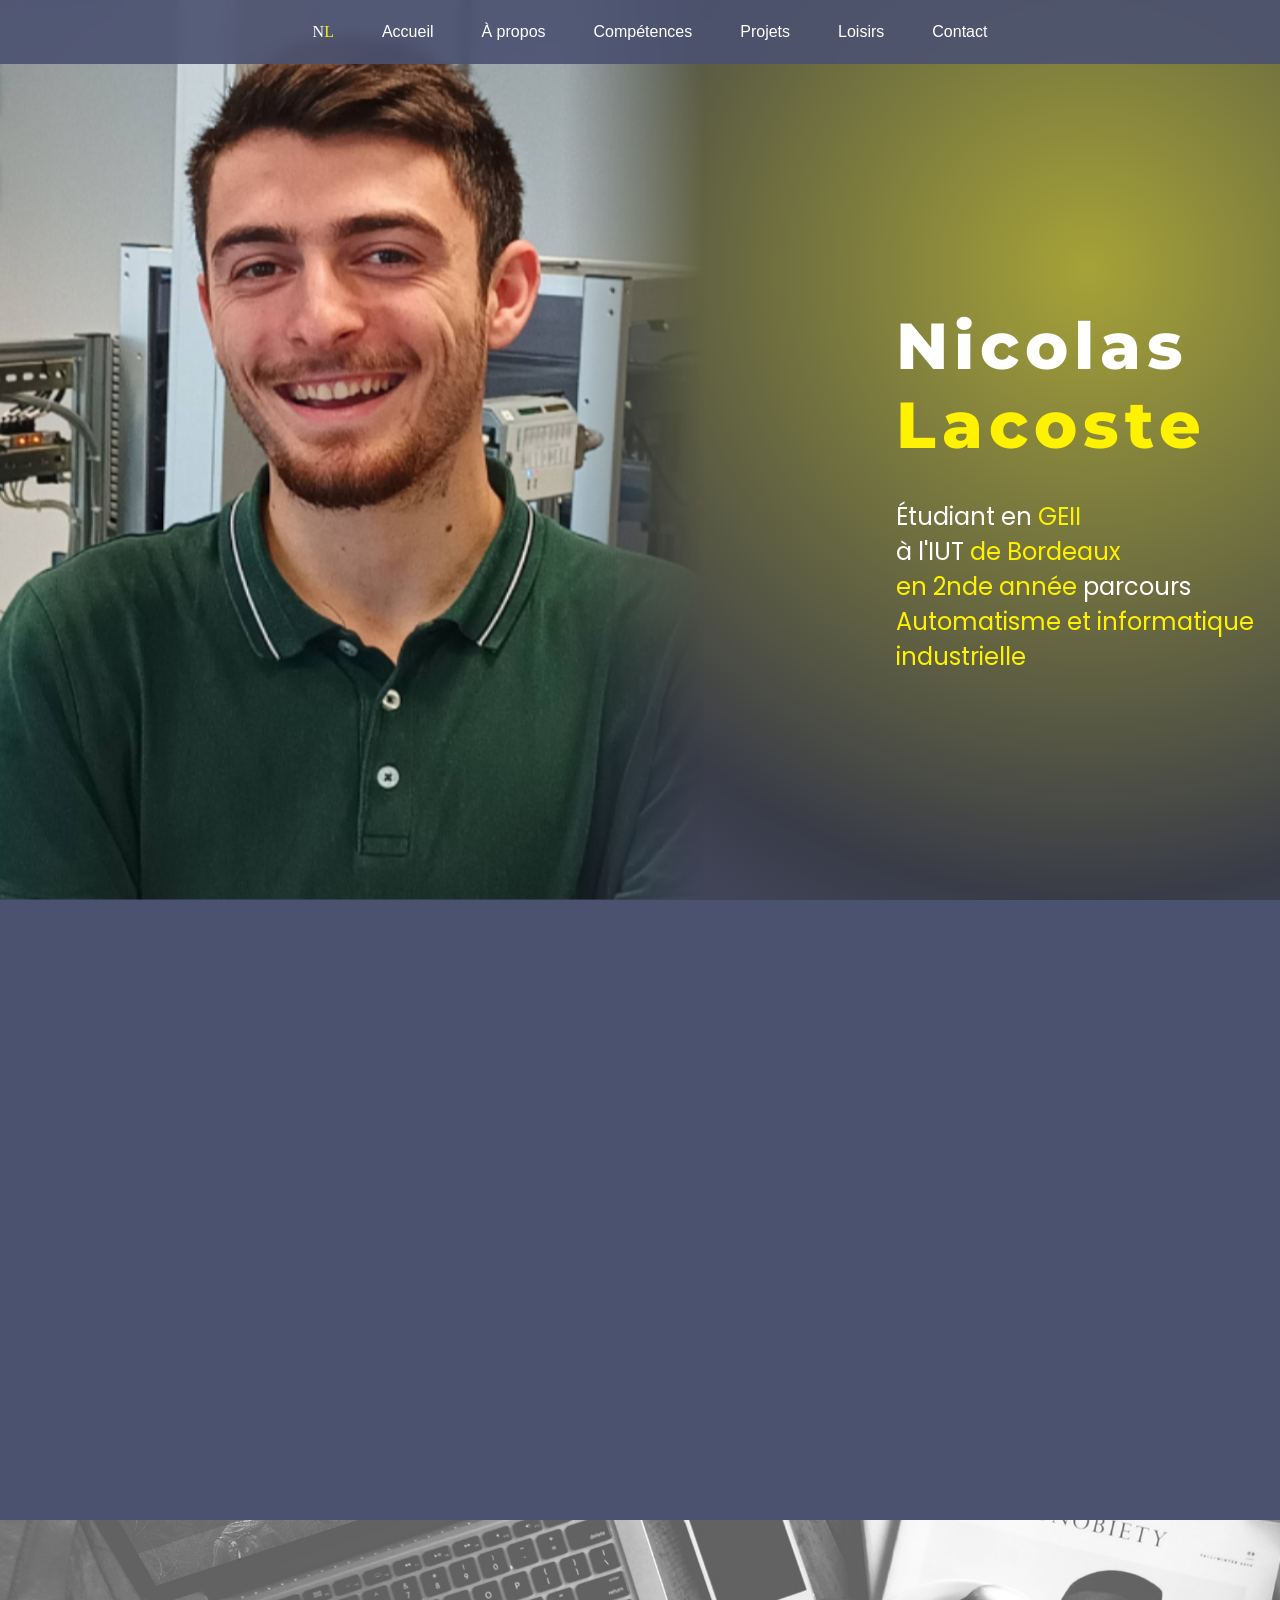
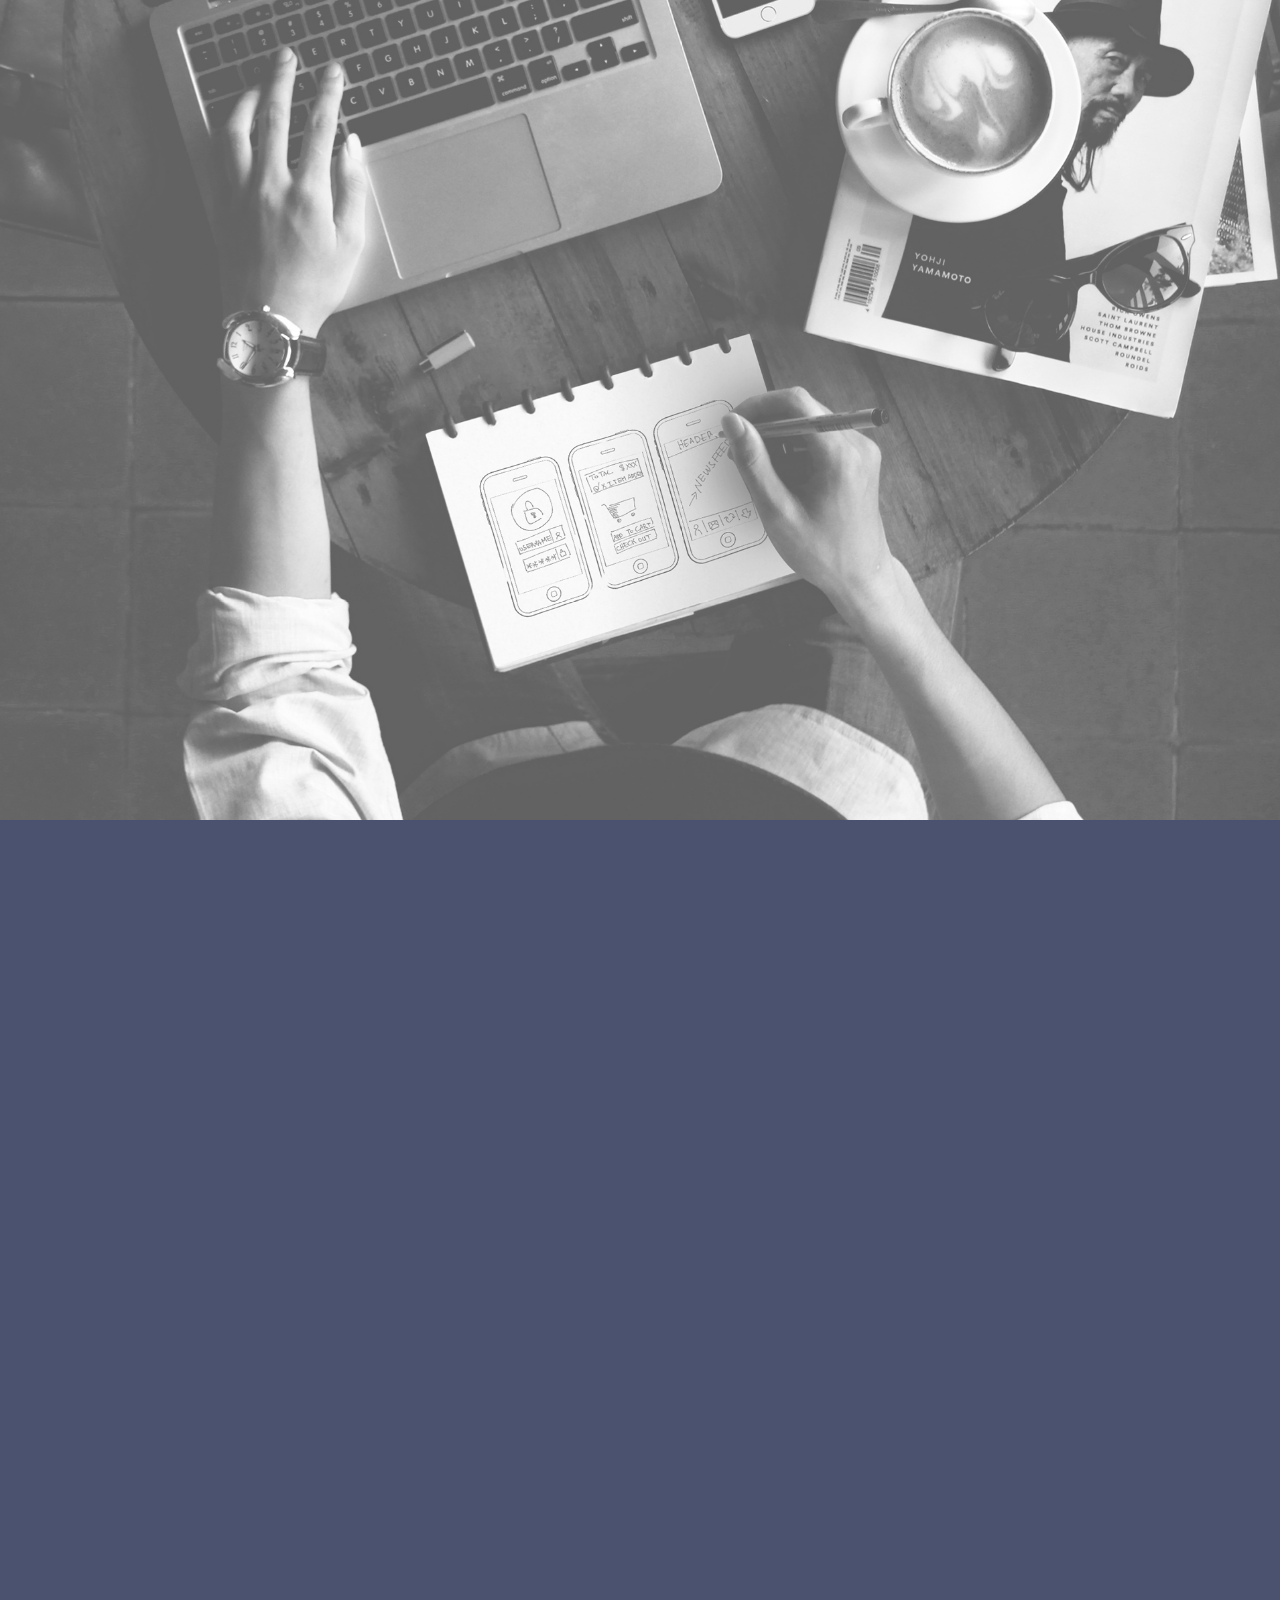
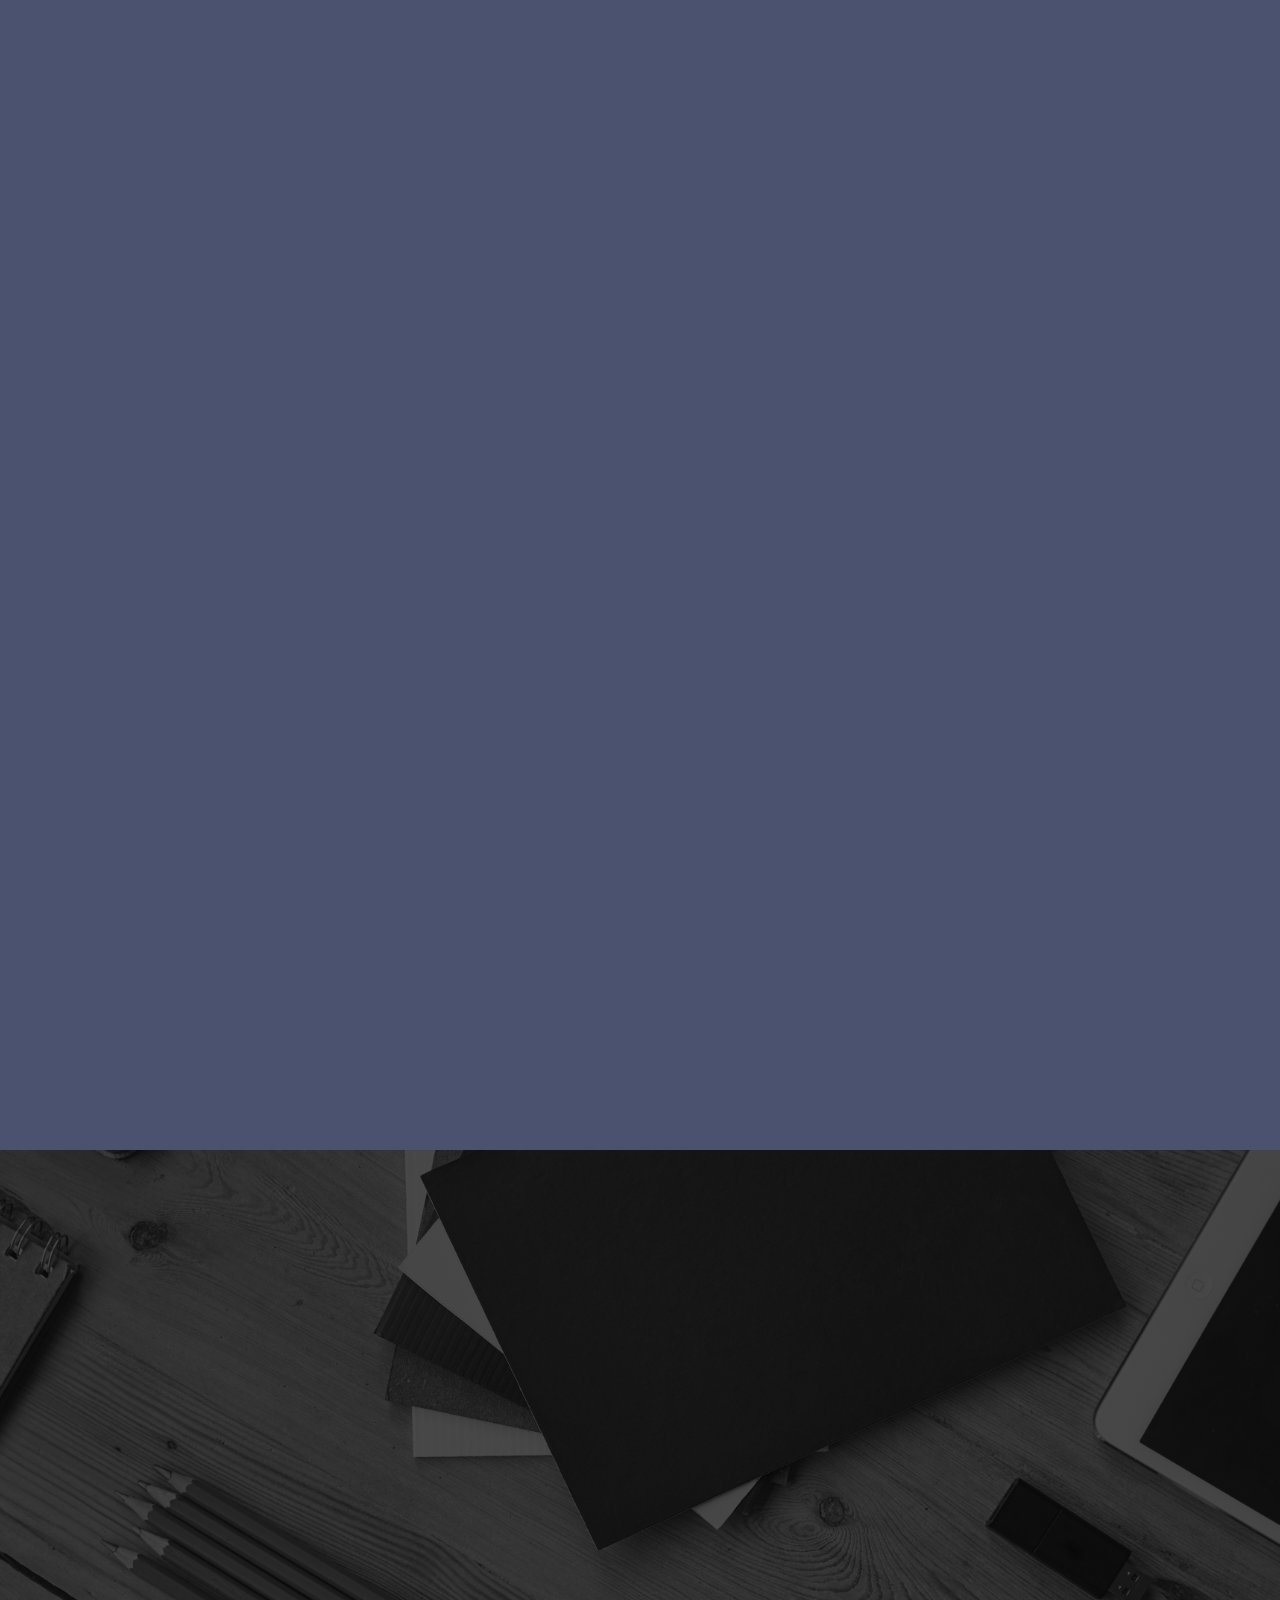
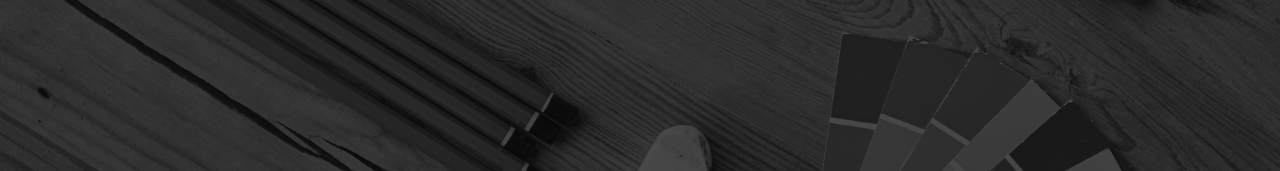
<file: index.html>
<!DOCTYPE html>
<html lang="fr">
<head>
    <link rel="preconnect" href="https://fonts.googleapis.com">
    <link rel="preconnect" href="https://fonts.gstatic.com" crossorigin>
    <link href="https://fonts.googleapis.com/css2?family=Montserrat:ital,wght@0,100..900;1,100..900&family=Noto+Sans+Arabic:wght@100..900&family=Poppins:ital,wght@0,100;0,200;0,300;0,400;0,500;0,600;0,700;0,800;0,900;1,100;1,200;1,300;1,400;1,500;1,600;1,700;1,800;1,900&display=swap" rel="stylesheet">
    <meta charset="UTF-8">
    <meta name="viewport" content="width=device-width, initial-scale=1.0">
    <meta name="referrer" content="strict-origin-when-cross-origin">
    <title>Portfolio - BUT GEII AII</title>
    <link rel="stylesheet" href="CSS-site-portfolio.css">
</head>
<body>

    <header>
        <nav class="navbar">
            <ul class="menu">
                <li><a href="#hero" class="logo">N<span style="color: #FFF200;">L</span></a></li>
                <li><a href="#hero">Accueil</a></li>
                <li><a href="#about">À propos</a></li>
                <li><a href="#skills">Compétences</a></li>
                <li><a href="#projects">Projets</a></li>
                <li><a href="#loisirs">Loisirs</a></li>
                <li><a href="#contact">Contact</a></li>
            </ul>
        </nav>
    </header>

    <!-- HERO -->
    <section id="hero" class="hero reveal">
    
    <div class="hero-image" id="heroImage"></div>

    <div class="hero-content" >
        <h1>Nicolas <span style="color: #FFF200;"> Lacoste </span> </h1>
        <h2>
         <br> Étudiant en <span style="color:#FFF200;">GEII</span><br>
         à l'IUT <span style="color:#FFF200;">de Bordeaux</span> <br>
        <span style="color:#FFF200;">en 2nde année</span> parcours <br>
        <span style="color:#FFF200;">Automatisme et informatique
        industrielle</span></h2>
    </div>
    <div class="section-divider"></div>
</section>

    <!-- A PROPOS -->
    <section id="about" class="section about reveal">
  <div class="about-grid">
    <!-- Gauche : vidéo -->
    <div class="about-panel about-video">

    <!-- youtube -->
    <div class="video-box">
      <iframe
        src="https://www.youtube-nocookie.com/embed/vzYlxQwlvFA?playsinline=1"
        title="Présentation"
        frameborder="0"
        referrerpolicy="strict-origin-when-cross-origin"
        allow="accelerometer; autoplay; clipboard-write; encrypted-media; gyroscope; picture-in-picture; web-share"
        allowfullscreen>
      </iframe>
</div>
      
</div>

    <!-- Centre : texte -->
    <div class="about-panel about-text">
      <div class="text-header">
      <h3><br> A propos de moi</h3>
      </div>
      <p><br>
        Passionné par l'industrie, je m'intéresse particulièrement à l'automatisme, la programmation industrielle, la robotique et les réseaux industriels OT. <br>

        Au cours de ma formation, j'ai eu l'occasion de travailler sur différents projets mêlant électronique, programmation, automatisme et conception de systèmes, ce qui m'a permis de développer une approche plus rigoureuse du travail.<br>

        De plus, j'aime comprendre le fonctionnement des systèmes que j'utilise et rechercher des solutions efficaces aux problèmes rencontrés. Cela me pousse également à approfondir mes connaissances dans des domaines tels que l'automatique, la physique appliquée ou les nouvelles technologies industrielles.<br>

        En dehors de mes études, je pratique régulièrement le handball et la musculation. Je consacre également une partie de mon temps libre au hobby Warhammer, à travers l'assemblage, la peinture et les parties de figurines. <br>

        À travers ce portfolio, je souhaite présenter les différents projets et compétences que j'ai pu acquérir au cours de ma formation et de mes expériences personnelles.
        
      </p>

     
    </div>

    <!-- Droite : CV -->
    <div class="about-panel about-cv">
      <div class="about-cv-header">
        <h3>CV</h3>
        <button class="btn-zoom" id="openCv">Zoom</button>
      </div>

      <div class="cv-preview" role="button" tabindex="0" aria-label="Ouvrir le CV en grand">
        <iframe
          src="CV Nicolas Lacoste J.pdf"
          title="Aperçu CV"
          loading="lazy"></iframe>
      </div>

      <a class="cv-download" href="CV Nicolas Lacoste J.pdf" target="_blank" rel="noopener">
        Ouvrir dans un nouvel onglet
      </a>
    </div>
  </div>
</section>

<!-- Modal Zoom CV -->
<div class="modal" id="cvModal" aria-hidden="true">
  <div class="modal-backdrop" id="closeCv"></div>

  <div class="modal-content" role="dialog" aria-modal="true" aria-label="CV en plein écran">
    <button class="modal-close" id="closeCvBtn" aria-label="Fermer">✕</button>
    <iframe src="CV Nicolas Lacoste J.pdf" title="CV plein écran"></iframe>
  </div>
</div>


    <!-- COMPETENCES -->
    <section id="skills" class="section skills">
      <div class="skills-inner reveal">
        <h3>Mes compétences</h3>

        <div class="skills-grid">
          <div class="card-flip" data-title="Automatisme" data-desc="Programmation d'automates Siemens sous TIA Portal, réalisation de Grafcet et mise en œuvre de systèmes automatisés. Compétences acquises lors de projets industriels">
            <div class="card-inner">
              <div class="card-front">Automatisme</div>
               <div class="card-back">
                Cliquer pour<br>en savoir plus →
              </div>
            </div>
          </div>

          <div class="card-flip" data-title="Programmation Réseaux" data-desc="Développement d'applications en C, Python et Arduino ainsi qu'utilisation de protocoles de communication industriels et embarqués. Mise en œuvre de liaisons série, échanges de données et architectures connectées.">
            <div class="card-inner">
              <div class="card-front">Programmation Réseaux</div>
              <div class="card-back">
                Cliquer pour<br>en savoir plus →
              </div>
            </div>
          </div>

          <div class="card-flip" data-title="Supervision d'IHM" data-desc="Création d'interfaces homme-machine permettant le pilotage et la visualisation d'installations automatisées. Conception d'écrans intuitifs facilitant le suivi et le diagnostic des systèmes.">
            <div class="card-inner">
              <div class="card-front">Supervision d'IHM</div>
              <div class="card-back">
                Cliquer pour<br>en savoir plus →
              </div>
            </div>
          </div>

          <div class="card-flip" data-title="Informatique industrielle" data-desc="Développement de solutions associant matériel et logiciel pour le pilotage de systèmes industriels. Utilisation de microcontrôleurs, Raspberry Pi et outils de programmation dédiés à l'industrie.">
            <div class="card-inner">
              <div class="card-front">Informatique industrielle</div>
              <div class="card-back">
                Cliquer pour<br>en savoir plus →
              </div>
            </div>
          </div>

          <div class="card-flip" data-title="Automatique" data-desc="Étude et modélisation de systèmes de régulation dynamiques, analyse de stabilité et mise en œuvre de correcteurs de régulation PID. Application pratique lors de projets de régulation thermique et de contrôle de procédés.">
            <div class="card-inner">
              <div class="card-front">Automatique</div>
              <div class="card-back">
                Cliquer pour<br>en savoir plus →
              </div>
            </div>
          </div>
          <div class="card-flip" data-title="Rédaction de documents" data-desc="Réalisation de rapports techniques, comptes rendus de projets et d'analyse fonctionnelles sur des systèmes complexes. Capacité à présenter clairement une démarche, des résultats et des solutions techniques.">
            <div class="card-inner">
              <div class="card-front">Rédaction de documents</div>
              <div class="card-back">
                Cliquer pour<br>en savoir plus →
              </div>
            </div>
          </div>
        </div>
      </div>
    </section>

    <!-- Modal compétence -->
    <div class="skill-modal-backdrop" id="skillModal">
      <div class="skill-modal-card">
        <button class="skill-modal-close" id="skillModalClose">✕</button>
        <div class="skill-modal-title" id="skillModalTitle"></div>
        <div class="skill-modal-text" id="skillModalText"></div>
      </div>
    </div>

    <!-- PROJETS -->
    <section id="projects" class="section projects reveal">
      <div class="projects-header">
        <h3>Mes dernières créations</h3>
      </div>

      <div class="projects-grid">
        <a class="project-card" href="projet-KAH.html" aria-label="Projet KAH">
          <img src="Kah .jpg" alt="Aperçu projet 1">
          <div class="project-overlay">
            <div class="project-title">Projet KAH</div>
            <div class="project-tags">Carte électronique d'un récepteur d'un kart à hélice</div>
          </div>
        </a>

        <a class="project-card" href="projet-sumo.html" aria-label="Projet Robot SUMO">
          <img src="robot sumo.jpeg" alt="Aperçu projet 2">
          <div class="project-overlay">
            <div class="project-title">Projet SUMO</div>
            <div class="project-tags">Fabrication d'un robot Sumo</div>
          </div>
        </a>

        <a class="project-card" href="projet-mugochaud.html" aria-label="Projet MUGOCHAUD">
          <img src="mugochaud-synoptique-fonctionnel.webp" alt="Aperçu projet 3">
          <div class="project-overlay">
            <div class="project-title">Projet MUGOCHAUD</div>
            <div class="project-tags">Programmation et installation d'une enceinte chauffante pour mug automatisé</div>
          </div>
        </a>
        <a class="project-card" href="projet-robotique.html" aria-label="Projet pilotage robotique">
          <img src="brasrobotcover.jpg" alt="">
            <div class="project-overlay">
            <div class="project-title">Projet bras robot</div>
            <div class="project-tags">Pilotage d'un bras robot</div>
          </div>
        </a>
      </div>
    </section>

  <!-- LOISIRS -->
  <section id="loisirs" class="section projects reveal">
    <div class="projects-header">
      <h3>Loisirs</h3>
    </div>

    <div class="projects-grid">

      <a class="project-card loisir-card" href="loisirs-warhammer.html">
        <video muted preload="metadata">
          <source src="Warhammer.mp4" type="video/mp4">
        </video>
        <div class="project-overlay">
          <div class="project-title">Figurines Warhammer</div>
          <div class="project-tags">Assemblage et peinture de figurine Warhammer</div>
        </div>
      </a>

      <a class="project-card loisir-card" href="loisirs-handball.html">
        <video muted loop preload="metadata">
          <source src="sport.mp4" type="video/mp4">
        </video>
        <div class="project-overlay">
          <div class="project-title">Activités sportives</div>
          <div class="project-tags">Handball / Tennis / Musculation</div>
        </div>
      </a>
    </div>

    </div>
  </section>
    <!-- CONTACT -->
  <section id="contact" class="section contact">
  <div class="contact-inner reveal">

    <h3>Restons en Contact</h3>
    <p class="contact-subtitle">
      N'hésitez pas à me contacter pour toute proposition de stage, d'alternance ou de collaboration.
    </p>

    <div class="contact-icons-row">

      <div class="contact-icon-block">
        <a href="mailto:nicolas32370@email.fr" class="contact-icon-box email-box">
          <svg xmlns="http://www.w3.org/2000/svg" width="32" height="32" viewBox="0 0 24 24">
            <path d="M20 4H4c-1.1 0-2 .9-2 2v12c0 1.1.9 2 2 2h16c1.1 0 2-.9 2-2V6c0-1.1-.9-2-2-2zm0 4-8 5-8-5V6l8 5 8-5v2z"/>
          </svg>
        </a>
        <strong>Email</strong>
        <a href="mailto:nicolas32370@email.fr">nicolas32370@email.fr</a>
      </div>

      <div class="contact-icon-block">
        <a href="https://linkedin.com/in/nicolas-lacoste" target="_blank" rel="noopener" class="contact-icon-box linkedin-box">
          <svg xmlns="http://www.w3.org/2000/svg" width="32" height="32" fill="white" viewBox="0 0 24 24">
            <path d="M19 3A2 2 0 0 1 21 5V19A2 2 0 0 1 19 21H5A2 2 0 0 1 3 19V5A2 2 0 0 1 5 3H19M18.5 18.5V13.2A3.26 3.26 0 0 0 15.24 9.94C14.39 9.94 13.4 10.46 12.92 11.24V10.13H10.13V18.5H12.92V13.57A1.46 1.46 0 0 1 14.38 12.11A1.46 1.46 0 0 1 15.84 13.57V18.5H18.5M6.88 8.56A1.68 1.68 0 0 0 8.56 6.88C8.56 5.95 7.81 5.19 6.88 5.19A1.69 1.69 0 0 0 5.19 6.88C5.19 7.81 5.95 8.56 6.88 8.56M8.27 18.5V10.13H5.5V18.5H8.27Z"/>
          </svg>
        </a>
        <strong>LinkedIn</strong>
        <a href="https://linkedin.com/in/nicolas-lacoste" target="_blank" rel="noopener">linkedin.com/in/nicolas-lacoste</a>
      </div>

    </div>

    <div class="contact-buttons">
      <a href="mailto:nicolas32370@email.fr" class="contact-btn btn-email">
        <svg xmlns="http://www.w3.org/2000/svg" width="18" height="18" fill="currentColor" viewBox="0 0 24 24">
          <path d="M20 4H4c-1.1 0-2 .9-2 2v12c0 1.1.9 2 2 2h16c1.1 0 2-.9 2-2V6c0-1.1-.9-2-2-2zm0 4-8 5-8-5V6l8 5 8-5v2z"/>
        </svg>
        M'envoyer un email
      </a>
      <a href="CV Nicolas Lacoste J.pdf" download class="contact-btn btn-cv">
        <svg xmlns="http://www.w3.org/2000/svg" width="18" height="18" fill="currentColor" viewBox="0 0 24 24">
          <path d="M5 20h14v-2H5v2zm7-18L5.33 9h3.84v4h5.66V9h3.84L12 2z"/>
        </svg>
        Télécharger mon CV
      </a>
    </div>

    <div class="contact-footer">
      © 2026 Nicolas Lacoste — Tous droits réservés
    </div>

  </div>
</section>

    <script src="javascript-site-portfolio.js"></script>
</body>
</html>
</file>
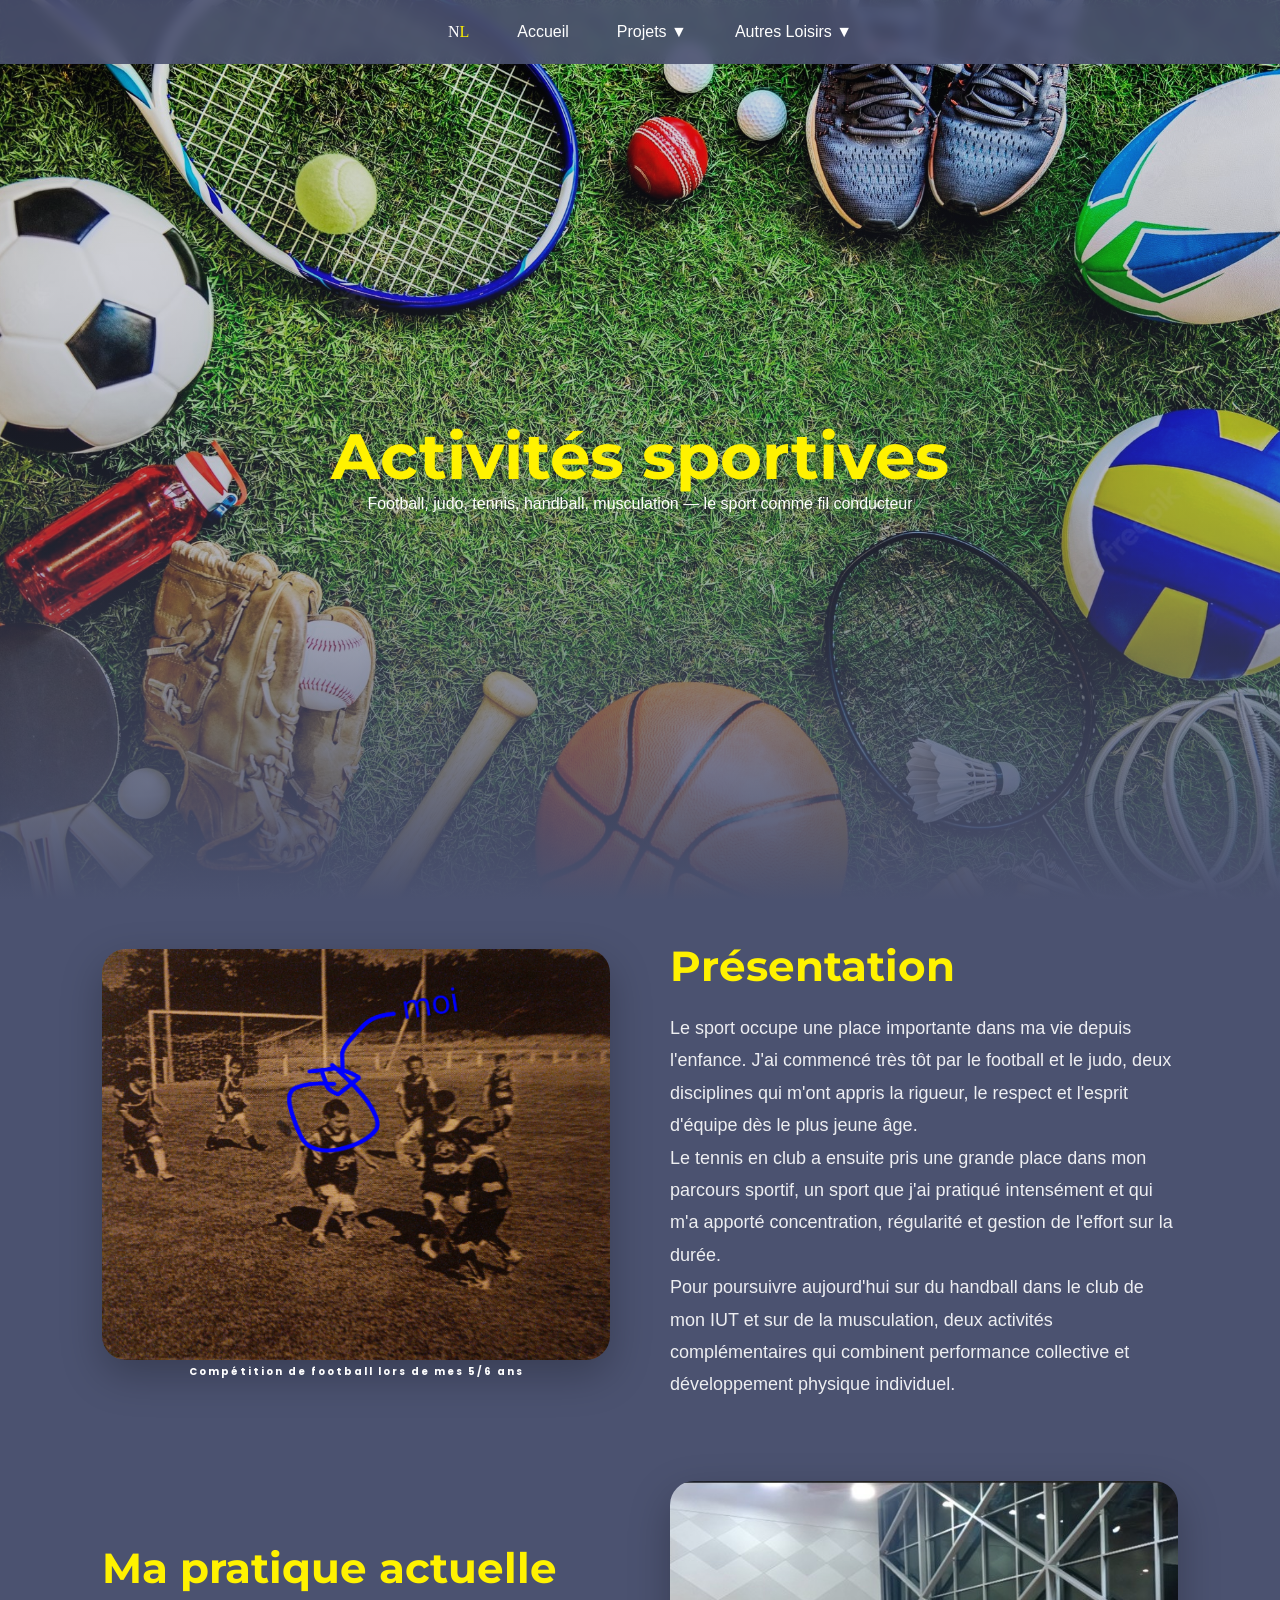
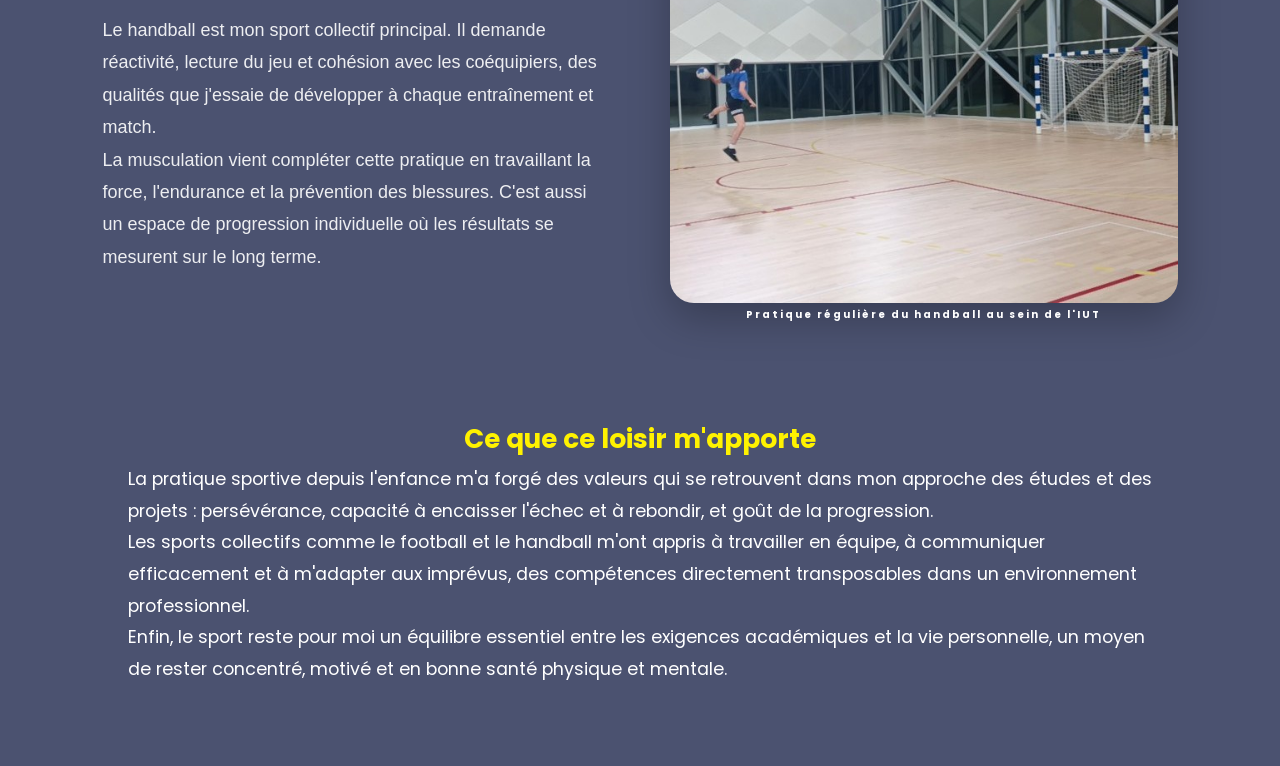
<file: loisirs-handball.html>
<!DOCTYPE html>
<html lang="fr">
<head>
    <link rel="preconnect" href="https://fonts.googleapis.com">
    <link rel="preconnect" href="https://fonts.gstatic.com" crossorigin>
    <link href="https://fonts.googleapis.com/css2?family=Montserrat:ital,wght@0,100..900;1,100..900&family=Noto+Sans+Arabic:wght@100..900&family=Poppins:ital,wght@0,100;0,200;0,300;0,400;0,500;0,600;0,700;0,800;0,900;1,100;1,200;1,300;1,400;1,500;1,600;1,700;1,800;1,900&display=swap" rel="stylesheet">
    <meta charset="UTF-8">
    <meta name="viewport" content="width=device-width, initial-scale=1.0">
    <meta name="referrer" content="strict-origin-when-cross-origin">
    <title>Portfolio - BUT GEII AII</title>
    <link rel="stylesheet" href="CSS/Pages.CSS">
</head>

<body>
<header>
  <nav class="navbar">

    <ul class="menu">

      <li>
        <a href="index.html" class="logo">
          N<span style="color: #FFF200;">L</span>
        </a>
        <li><a href="index.html">Accueil</a></li>
      </li>

      <li class="dropdown">

        <a href="#">Projets ▼</a>

        <ul class="dropdown-menu">
          <li><a href="projet-sumo.html">Projet SUMO</a></li>
          <li><a href="projet-mugochaud.html">Projet MUGOCHAUD</a></li>
          <li><a href="projet-robotique.html">Projet bras robot</a></li>
          <li><a href="projet-KAH.html">Projet KAH</a></li>
        </ul>

      </li>

      <li class="dropdown">

        <a href="#">Autres Loisirs ▼</a>

        <ul class="dropdown-menu">
          <li><a href="loisirs-warhammer.html">Figurines Warhammer</a></li>
        </ul>

      </li>

    </ul>

  </nav>
</header>

<section class="project-hero">

  <div class="hero-image">
    <img src="sports.jpg" alt="">
  </div>

  <div class="hero-overlay"></div>

  <div class="hero-content hobby-hero">

  <h1 style="color:#FFF200;">Activités sportives</h1>
  <p>Football, judo, tennis, handball, musculation — le sport comme fil conducteur</p>

  </div>

</section>
<section class="project-block">

  <div class="project-image">
    <img src="foot petit.jpg" alt="">
    <h3>Compétition de football lors de mes 5/6 ans</h3>
  </div>

  <div class="project-text">

    <h2>Présentation</h2>

    <p>
      Le sport occupe une place importante dans ma vie depuis l'enfance. J'ai commencé
      très tôt par le football et le judo, deux disciplines qui m'ont appris la rigueur,
      le respect et l'esprit d'équipe dès le plus jeune âge.
    </p>

    <p>
      Le tennis en club a ensuite pris une grande place dans mon parcours sportif, un sport
      que j'ai pratiqué intensément et qui m'a apporté concentration, régularité
      et gestion de l'effort sur la durée.
    </p>
    
    <p>
      Pour poursuivre aujourd'hui sur du handball dans le club de mon IUT et sur de la musculation,
      deux activités complémentaires qui combinent performance collective et
      développement physique individuel.
    </p>
  </div>

</section>
<section class="project-block reverse">

  <div class="project-image">
    <img src="handballsport2.jpg" alt="">
    <h3>Pratique régulière du handball au sein de l'IUT</h3>
  </div>

  <div class="project-text">

    <h2>Ma pratique actuelle</h2>

    <p>
      Le handball est mon sport collectif principal. Il demande réactivité,
      lecture du jeu et cohésion avec les coéquipiers, des qualités que j'essaie
      de développer à chaque entraînement et match.
    </p>

    <p>
      La musculation vient compléter cette pratique en travaillant la force,
      l'endurance et la prévention des blessures. C'est aussi un espace de
      progression individuelle où les résultats se mesurent sur le long terme.
    </p>

  </div>

</section>

<section class="project-description">

  <div class="project-competenceacq">
    <h2>Ce que ce loisir m'apporte</h2>
  </div>

  <p>
    La pratique sportive depuis l'enfance m'a forgé des valeurs qui se retrouvent
    dans mon approche des études et des projets : persévérance, capacité à encaisser
    l'échec et à rebondir, et goût de la progression.
  </p>

  <p>
    Les sports collectifs comme le football et le handball m'ont appris à travailler
    en équipe, à communiquer efficacement et à m'adapter aux imprévus, des compétences
    directement transposables dans un environnement professionnel.
  </p>

  <p>
    Enfin, le sport reste pour moi un équilibre essentiel entre les exigences
    académiques et la vie personnelle, un moyen de rester concentré, motivé
    et en bonne santé physique et mentale.
  </p>

</section>
</body>
</file>
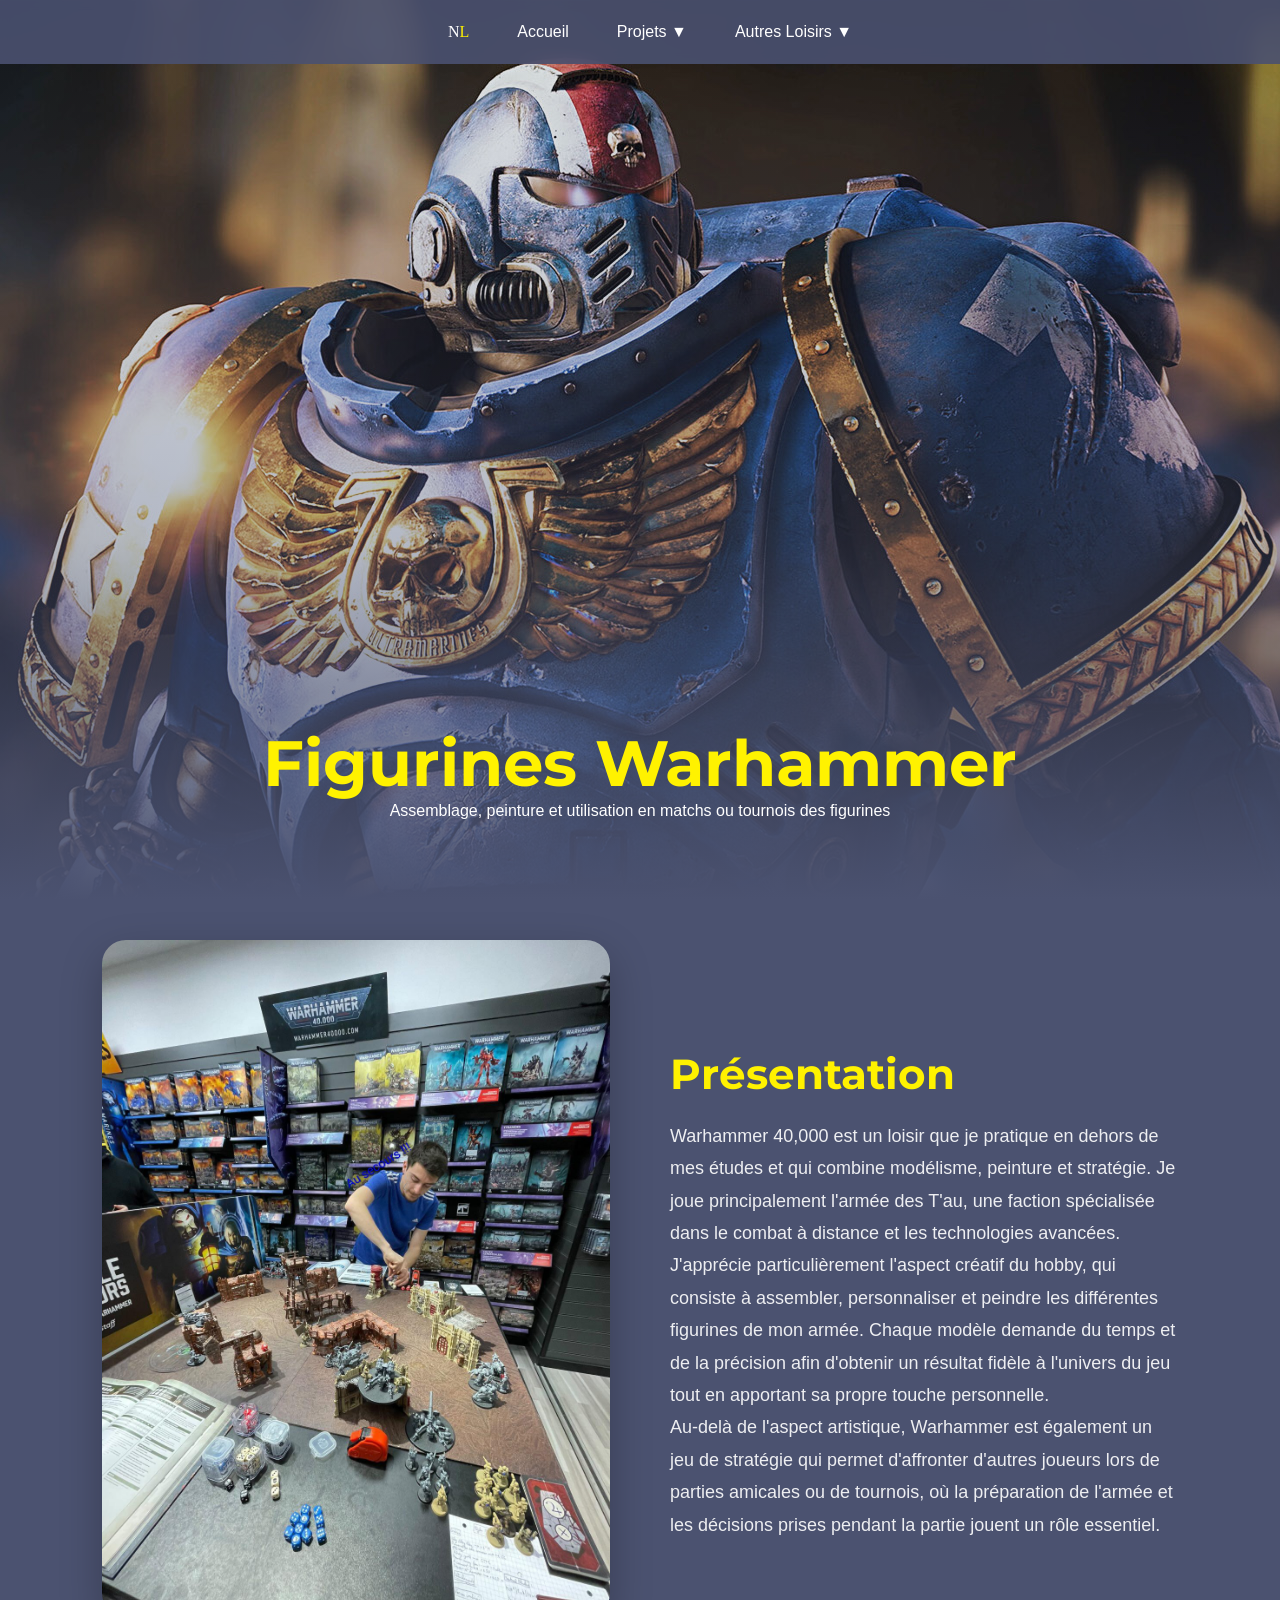
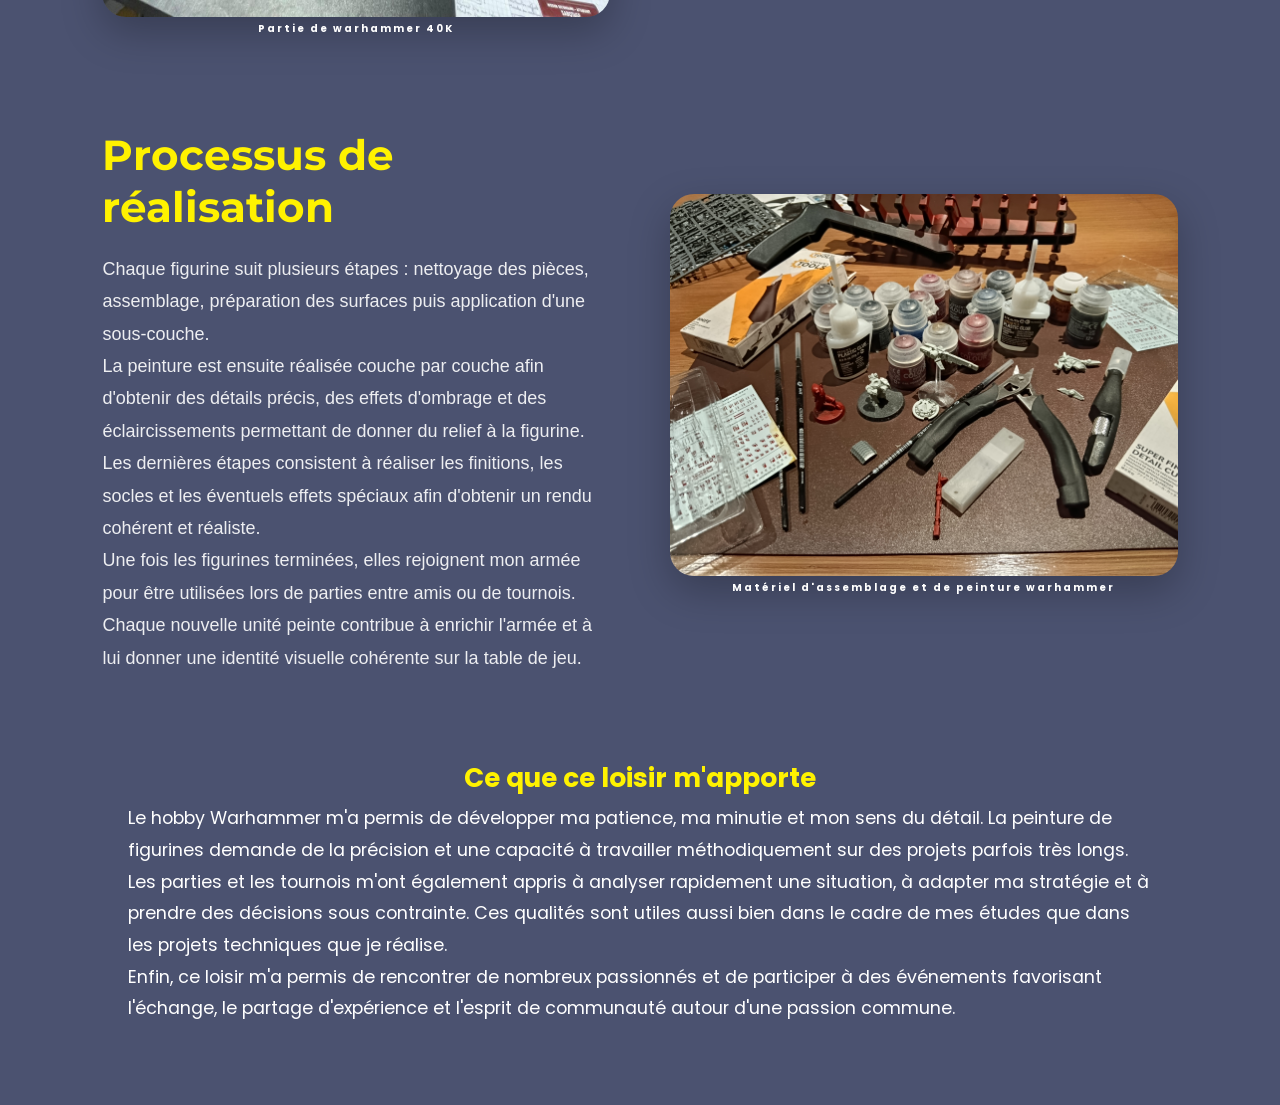
<file: loisirs-warhammer.html>
<!DOCTYPE html>
<html lang="fr">
<head>
    <link rel="preconnect" href="https://fonts.googleapis.com">
    <link rel="preconnect" href="https://fonts.gstatic.com" crossorigin>
    <link href="https://fonts.googleapis.com/css2?family=Montserrat:ital,wght@0,100..900;1,100..900&family=Noto+Sans+Arabic:wght@100..900&family=Poppins:ital,wght@0,100;0,200;0,300;0,400;0,500;0,600;0,700;0,800;0,900;1,100;1,200;1,300;1,400;1,500;1,600;1,700;1,800;1,900&display=swap" rel="stylesheet">
    <meta charset="UTF-8">
    <meta name="viewport" content="width=device-width, initial-scale=1.0">
    <meta name="referrer" content="strict-origin-when-cross-origin">
    <title>Portfolio - BUT GEII AII</title>
    <link rel="stylesheet" href="CSS/Pages.CSS">
</head>

<body>
<header>
  <nav class="navbar">

    <ul class="menu">

      <li>
        <a href="index.html" class="logo">
          N<span style="color: #FFF200;">L</span>
        </a>
        <li><a href="index.html">Accueil</a></li>
      </li>

      <li class="dropdown">

        <a href="#">Projets ▼</a>

        <ul class="dropdown-menu">
          <li><a href="projet-sumo.html">Projet SUMO</a></li>
          <li><a href="projet-mugochaud.html">Projet MUGOCHAUD</a></li>
          <li><a href="projet-robotique.html">Projet bras robot</a></li>
          <li><a href="projet-KAH.html">Projet KAH</a></li>
        </ul>

      </li>

      <li class="dropdown">

        <a href="#">Autres Loisirs ▼</a>

        <ul class="dropdown-menu">
          <li><a href="loisirs-handball.html">Activités sportive</a></li>
        </ul>

      </li>

    </ul>

  </nav>
</header>

<section class="project-hero">

  <div class="hero-image">
    <img src="spacemarine.jpg" alt="">
  </div>

  <div class="hero-overlay"></div>

  <div class="hero-content">

    <h1 style="color:#FFF200;">Figurines Warhammer</h1>
    <p>Assemblage, peinture et utilisation en matchs ou tournois des figurines</p>

  </div>

</section>
<section class="project-block">

  <div class="project-image">
    <img src="game warhammer.jpg" alt="">
    <h3>Partie de warhammer 40K</h3>
  </div>

  <div class="project-text">

    <h2>Présentation</h2>

    <p>
      Warhammer 40,000 est un loisir que je pratique en dehors de mes études et qui
    combine modélisme, peinture et stratégie. Je joue principalement l'armée des
    T'au, une faction spécialisée dans le combat à distance et les technologies
    avancées.
    </p>

    <p>
      J'apprécie particulièrement l'aspect créatif du hobby, qui consiste à assembler,
      personnaliser et peindre les différentes figurines de mon armée. Chaque modèle
      demande du temps et de la précision afin d'obtenir un résultat fidèle à l'univers
      du jeu tout en apportant sa propre touche personnelle.
    </p>
    
    <p>
      Au-delà de l'aspect artistique, Warhammer est également un jeu de stratégie qui
      permet d'affronter d'autres joueurs lors de parties amicales ou de tournois,
      où la préparation de l'armée et les décisions prises pendant la partie jouent un
      rôle essentiel.
    </p>
  </div>

</section>
<section class="project-block reverse">

  <div class="project-image">
    <img src="warhammeroutils.jpg" alt="">
    <h3>Matériel d'assemblage et de peinture warhammer</h3>
  </div>

  <div class="project-text">

    <h2>Processus de réalisation</h2>

    <p>
      Chaque figurine suit plusieurs étapes : nettoyage des pièces, assemblage,
      préparation des surfaces puis application d'une sous-couche.
    </p>

    <p>
      La peinture est ensuite réalisée couche par couche afin d'obtenir des
      détails précis, des effets d'ombrage et des éclaircissements permettant
      de donner du relief à la figurine.
    </p>

    <p>
      Les dernières étapes consistent à réaliser les finitions, les socles et
      les éventuels effets spéciaux afin d'obtenir un rendu cohérent et réaliste.
    </p>

    <p>
      Une fois les figurines terminées, elles rejoignent mon armée pour être utilisées
      lors de parties entre amis ou de tournois. Chaque nouvelle unité peinte contribue
      à enrichir l'armée et à lui donner une identité visuelle cohérente sur la table
      de jeu.
    </p>

  </div>

</section>

<section class="project-description">

  <div class="project-competenceacq">
    <h2>Ce que ce loisir m'apporte</h2>
  </div>

  <p>
    Le hobby Warhammer m'a permis de développer ma patience, ma minutie et mon sens
    du détail. La peinture de figurines demande de la précision et une capacité à
    travailler méthodiquement sur des projets parfois très longs.
  </p>

  <p>
    Les parties et les tournois m'ont également appris à analyser rapidement une
    situation, à adapter ma stratégie et à prendre des décisions sous contrainte.
    Ces qualités sont utiles aussi bien dans le cadre de mes études que dans les
    projets techniques que je réalise.
  </p>

  <p>
    Enfin, ce loisir m'a permis de rencontrer de nombreux passionnés et de participer
    à des événements favorisant l'échange, le partage d'expérience et l'esprit de
    communauté autour d'une passion commune.
  </p>

</section>
</body>
</file>
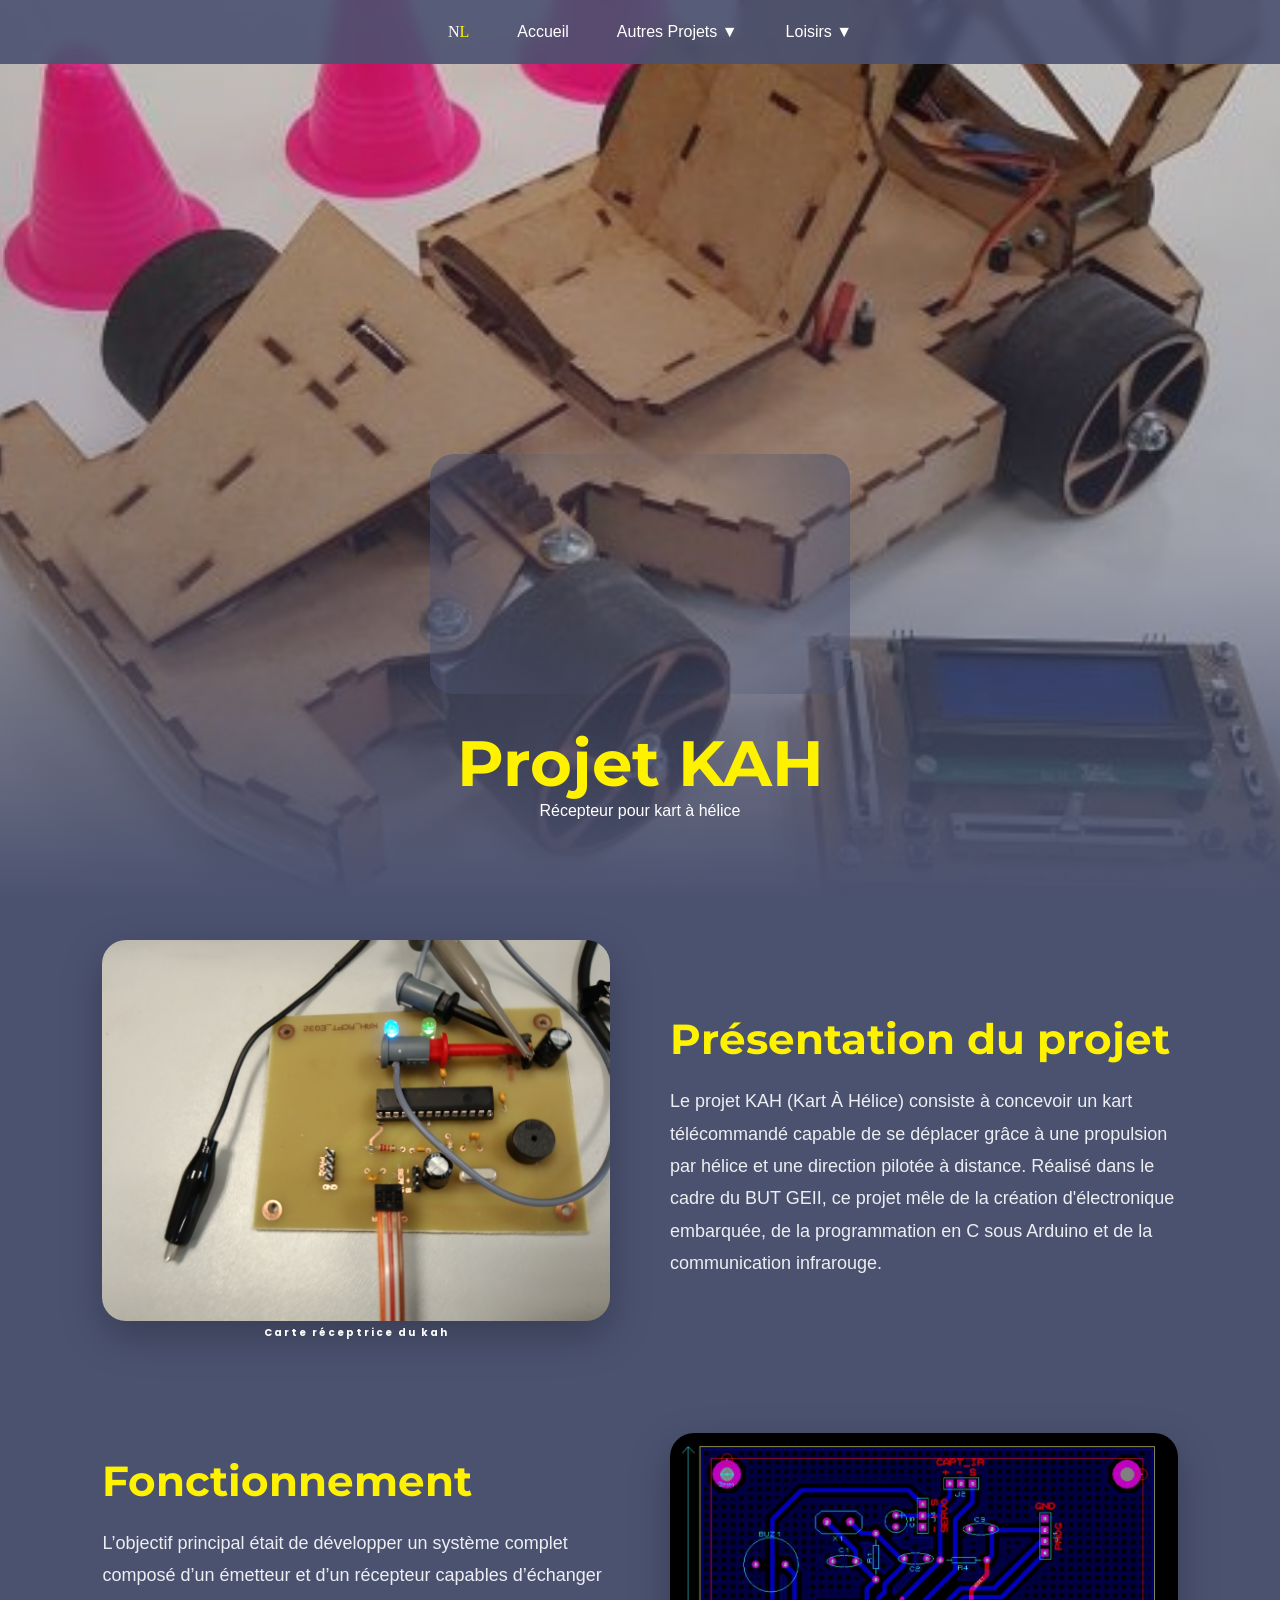
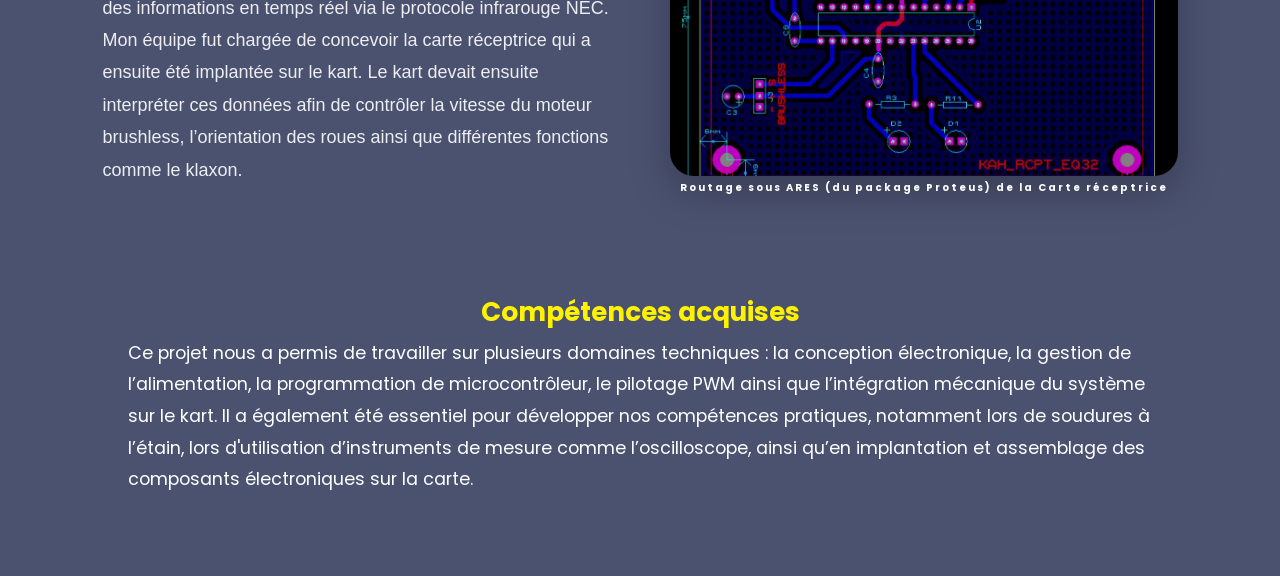
<file: projet-KAH.html>
<!DOCTYPE html>
<html lang="fr">
<head>
    <link rel="preconnect" href="https://fonts.googleapis.com">
    <link rel="preconnect" href="https://fonts.gstatic.com" crossorigin>
    <link href="https://fonts.googleapis.com/css2?family=Montserrat:ital,wght@0,100..900;1,100..900&family=Noto+Sans+Arabic:wght@100..900&family=Poppins:ital,wght@0,100;0,200;0,300;0,400;0,500;0,600;0,700;0,800;0,900;1,100;1,200;1,300;1,400;1,500;1,600;1,700;1,800;1,900&display=swap" rel="stylesheet">
    <meta charset="UTF-8">
    <meta name="viewport" content="width=device-width, initial-scale=1.0">
    <meta name="referrer" content="strict-origin-when-cross-origin">
    <title>Portfolio - BUT GEII AII</title>
    <link rel="stylesheet" href="CSS/Pages.CSS">
</head>

<body>
<header>
  <nav class="navbar">

    <ul class="menu">

      <li>
        <a href="index.html" class="logo">
          N<span style="color: #FFF200;">L</span>
        </a>
        <li><a href="index.html">Accueil</a></li>
      </li>

      <li class="dropdown">

        <a href="#">Autres Projets ▼</a>

        <ul class="dropdown-menu">
          <li><a href="projet-sumo.html">Projet SUMO</a></li>
          <li><a href="projet-mugochaud.html">Projet MUGOCHAUD</a></li>
          <li><a href="projet-robotique.html">Projet bras robot</a></li>
        </ul>

      </li>
      
      <li class="dropdown">

        <a href="#">Loisirs ▼</a>

        <ul class="dropdown-menu">
          <li><a href="loisirs-warhammer.html">Figurines warhammer</a></li>
          <li><a href="loisirs-handball.html">Activités sportive</a></li>
        </ul>

      </li>

    </ul>

  </nav>
</header>

<section class="project-hero">
<div class="hero-image">
    <img src="Kah fe bizarre.jpg" alt="">
  </div>

  <div class="hero-overlay"></div>

  <div class="hero-content">
    <div class="hero-photo">
      <video autoplay muted loop playsinline>
        <source src="KAH.mp4" type="video/mp4">
      </video>
    </div>
    <h1 style="color: #FFF200;">Projet KAH</h1>
    <p>Récepteur pour kart à hélice</p>
  </div>

</section>

<section class="project-block">

  <div class="project-image">
    <img src="KAH vérif.jpg" alt="">
     <h3>Carte réceptrice du kah</h3>
  </div>

  <div class="project-text">
    <h2>Présentation du projet</h2>

    <p>
      Le projet KAH (Kart À Hélice) consiste à concevoir un kart télécommandé 
      capable de se déplacer grâce à une propulsion par hélice et une direction 
      pilotée à distance. Réalisé dans le cadre du BUT GEII, ce projet mêle de la création 
      d'électronique embarquée, de la programmation en C sous Arduino et de la communication infrarouge.
    </p>
  </div>

</section>


<section class="project-block reverse">

  <div class="project-image">
    <img src="routage KAH.jpg" alt="">
     <h3>Routage sous ARES (du package Proteus) de la Carte réceptrice</h3>
  </div>

  <div class="project-text">
    <h2>Fonctionnement</h2>

    <p>
      L’objectif principal était de développer un système complet composé d’un 
      émetteur et d’un récepteur capables d’échanger des informations en temps réel 
      via le protocole infrarouge NEC. Mon équipe fut chargée de 
      concevoir la carte réceptrice qui a ensuite été implantée sur le kart.
      Le kart devait ensuite interpréter ces données afin de contrôler la vitesse du 
      moteur brushless, l’orientation des roues ainsi que différentes fonctions comme le klaxon.
    </p>

  </div>

</section>
<section class="project-description">
  <div class="project-competenceacq">
     <h2>Compétences acquises</h2>
  </div>
 
  <p>
      Ce projet nous a permis de travailler sur plusieurs domaines techniques :
      la conception électronique, la gestion de l’alimentation, la programmation de
      microcontrôleur, le pilotage PWM ainsi que l’intégration mécanique du système 
      sur le kart. Il a également été essentiel pour développer nos compétences 
      pratiques, notamment lors de soudures à l’étain, lors d'utilisation d’instruments de 
      mesure comme l’oscilloscope, ainsi qu’en implantation et assemblage des 
      composants électroniques sur la carte.
  </p>

</section>

</body>
</file>
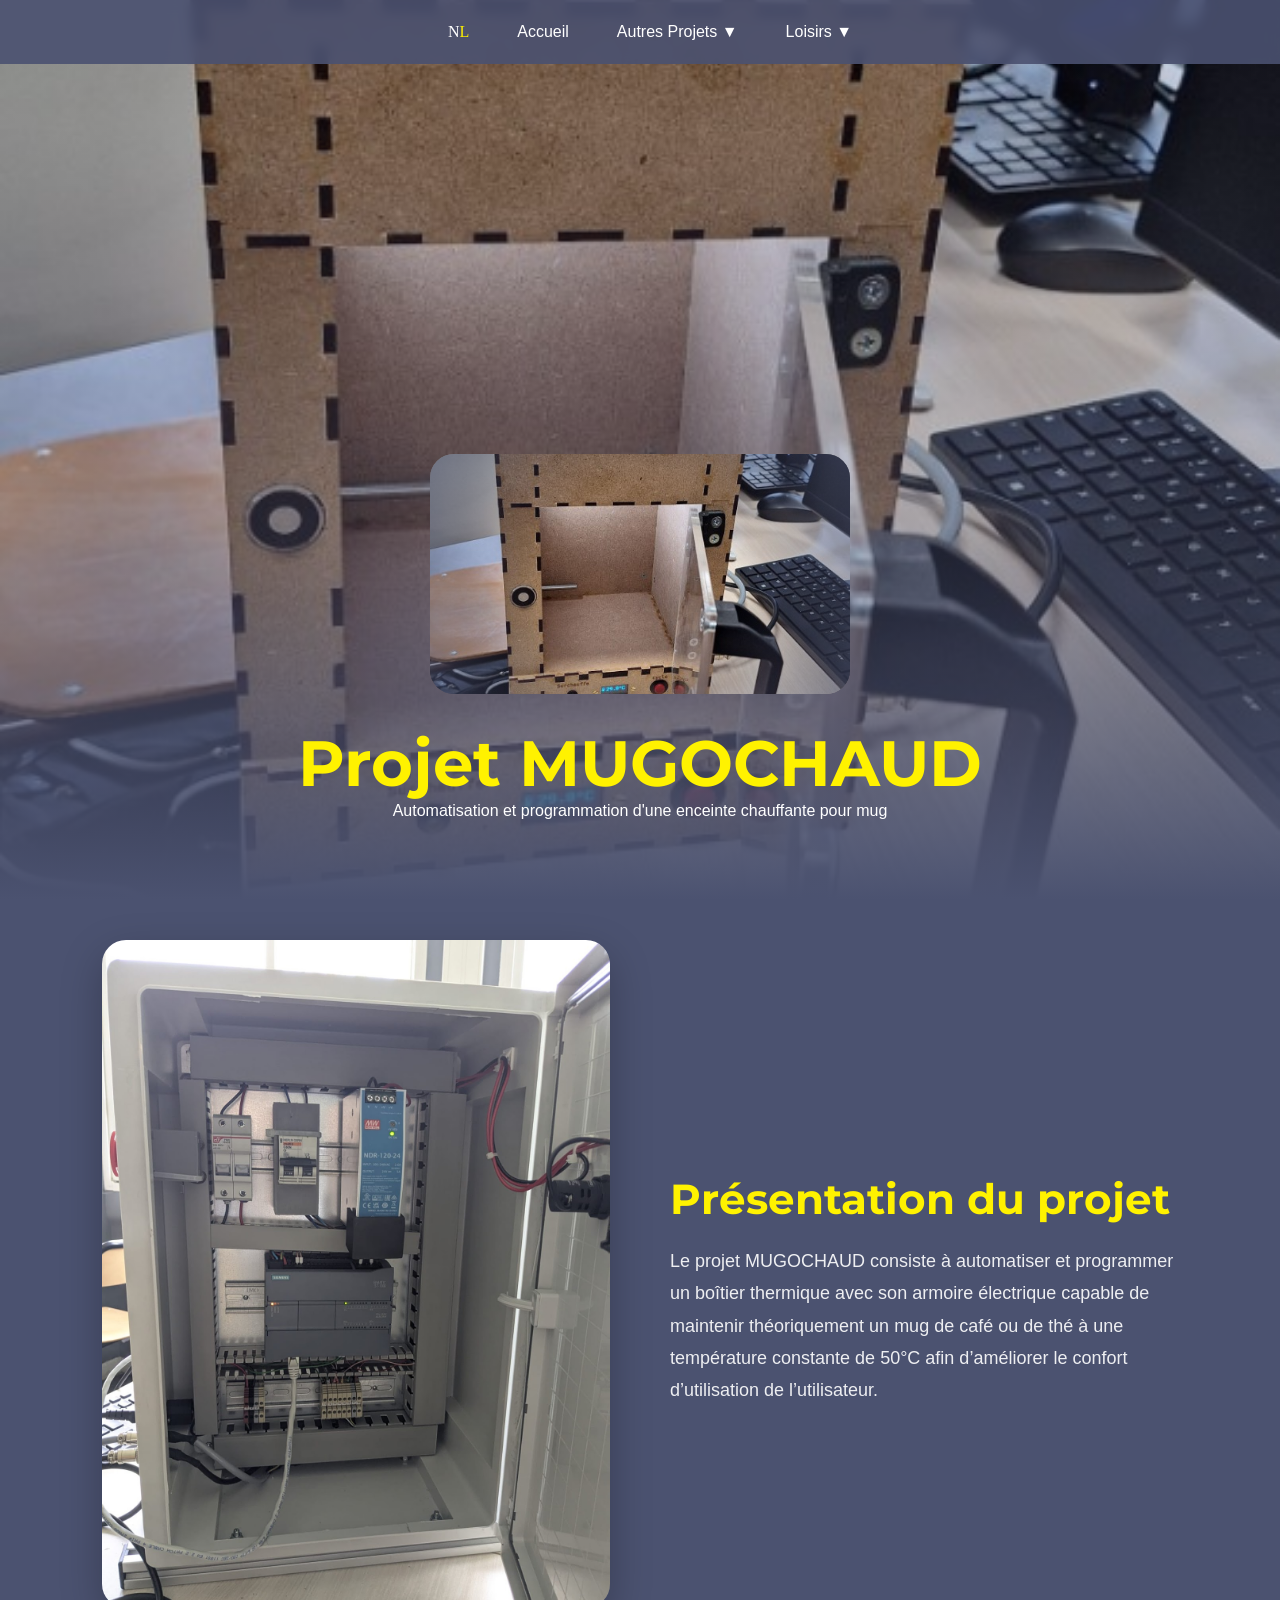
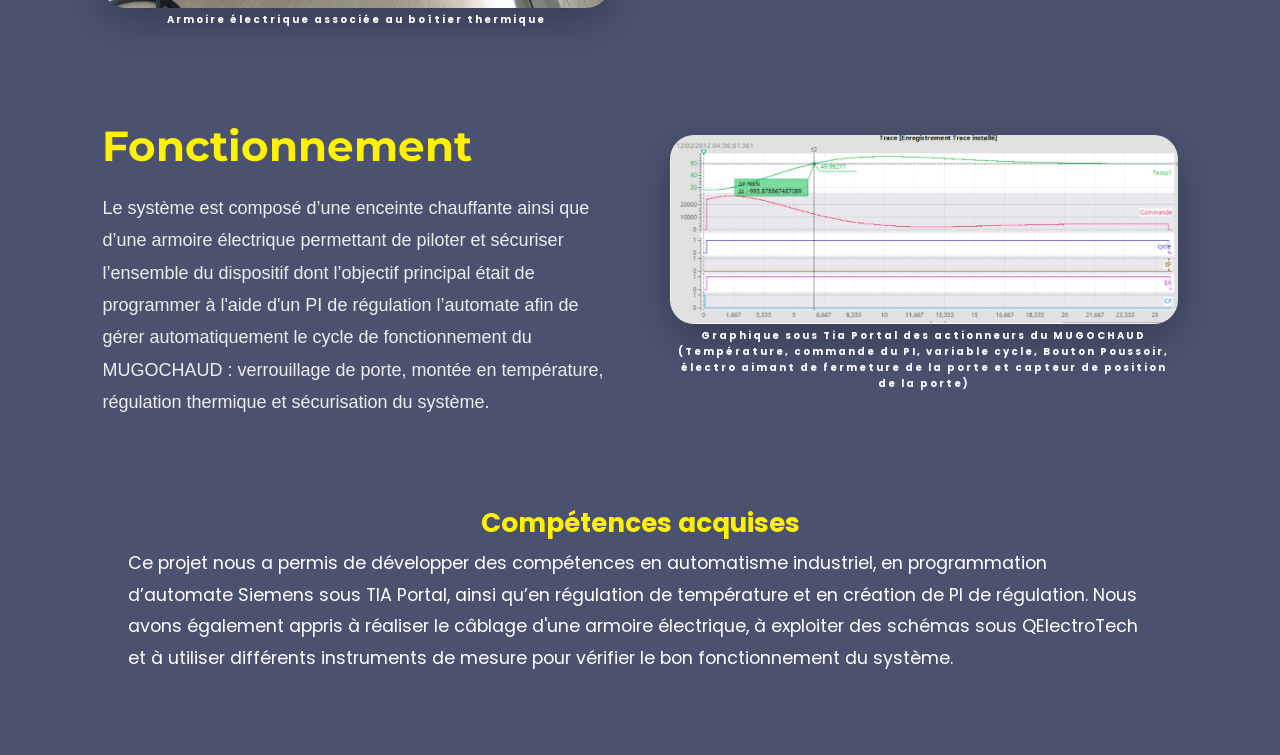
<file: projet-mugochaud.html>
<!DOCTYPE html>
<html lang="fr">
<head>
    <link rel="preconnect" href="https://fonts.googleapis.com">
    <link rel="preconnect" href="https://fonts.gstatic.com" crossorigin>
    <link href="https://fonts.googleapis.com/css2?family=Montserrat:ital,wght@0,100..900;1,100..900&family=Noto+Sans+Arabic:wght@100..900&family=Poppins:ital,wght@0,100;0,200;0,300;0,400;0,500;0,600;0,700;0,800;0,900;1,100;1,200;1,300;1,400;1,500;1,600;1,700;1,800;1,900&display=swap" rel="stylesheet">
    <meta charset="UTF-8">
    <meta name="viewport" content="width=device-width, initial-scale=1.0">
    <meta name="referrer" content="strict-origin-when-cross-origin">
    <title>Portfolio - BUT GEII AII</title>
    <link rel="stylesheet" href="CSS/Pages.CSS">
</head>

<body>
<header>
  <nav class="navbar">

    <ul class="menu">

      <li>
        <a href="index.html" class="logo">
          N<span style="color: #FFF200;">L</span>
        </a>
        <li><a href="index.html">Accueil</a></li>
      </li>

      <li class="dropdown">

        <a href="#">Autres Projets ▼</a>

        <ul class="dropdown-menu">
          <li><a href="projet-sumo.html">Projet SUMO</a></li>
          <li><a href="projet-KAH.html">Projet KAH</a></li>
          <li><a href="projet-robotique.html">Projet bras robot</a></li>
        </ul>

      </li>
      
      <li class="dropdown">

        <a href="#">Loisirs ▼</a>

        <ul class="dropdown-menu">
          <li><a href="loisirs-warhammer.html">Figurines warhammer</a></li>
          <li><a href="loisirs-handball.html">Activités sportive</a></li>
        </ul>

      </li>

    </ul>

  </nav>
</header>

<section class="project-hero">
<div class="hero-image">
    <img src="mugochaudouvert.jpg" alt="">
  </div>

  <div class="hero-overlay"></div>

  <div class="hero-content">
    <div class="hero-photo">
      <img src="mugochaudouvert.jpg" alt="">
    </div>
    <h1 style="color: #FFF200;">Projet MUGOCHAUD</h1>
    <p>Automatisation et programmation d'une enceinte chauffante pour mug</p>
  </div>

</section>

<section class="project-block">

  <div class="project-image">
    <img src="mugochaud-armoire-automate-siemens.webp" alt="">
     <h3>Armoire électrique associée au boîtier thermique</h3>
  </div>

  <div class="project-text">
    <h2>Présentation du projet</h2>

    <p>
      Le projet MUGOCHAUD consiste à automatiser et programmer un boîtier thermique avec 
      son armoire électrique capable de maintenir théoriquement un mug de café ou de thé 
      à une température constante de 50°C afin d’améliorer le confort d’utilisation de l’utilisateur.
    </p>
  </div>

</section>


<section class="project-block reverse">

  <div class="project-image">
    <img src="trace MOC.jpg" alt="">
     <h3>Graphique sous Tia Portal des actionneurs du MUGOCHAUD
        (Température, commande du PI, variable cycle, Bouton Poussoir, électro aimant de fermeture de la porte et capteur de position de la porte)
     </h3>
  </div>

  <div class="project-text">
    <h2>Fonctionnement</h2>

    <p>
      Le système est composé d’une enceinte chauffante ainsi que d’une 
      armoire électrique permettant de piloter et sécuriser l’ensemble 
      du dispositif dont l’objectif principal était de programmer à l'aide d'un PI de régulation l’automate 
      afin de gérer automatiquement le cycle de fonctionnement du MUGOCHAUD : verrouillage 
      de porte, montée en température, régulation thermique et sécurisation 
      du système.
    </p>

  </div>

</section>
<section class="project-description">
  <div class="project-competenceacq">
     <h2>Compétences acquises</h2>
  </div>
 
  <p>
       Ce projet nous a permis de développer des compétences en automatisme 
       industriel, en programmation d’automate Siemens sous TIA Portal, 
       ainsi qu’en régulation de température et en création de PI de régulation.
       Nous avons également appris à réaliser le câblage d'une armoire électrique, 
       à exploiter des schémas sous QElectroTech et à utiliser 
       différents instruments de mesure pour vérifier le bon fonctionnement 
       du système.
  </p>

</section>

</body>
</file>
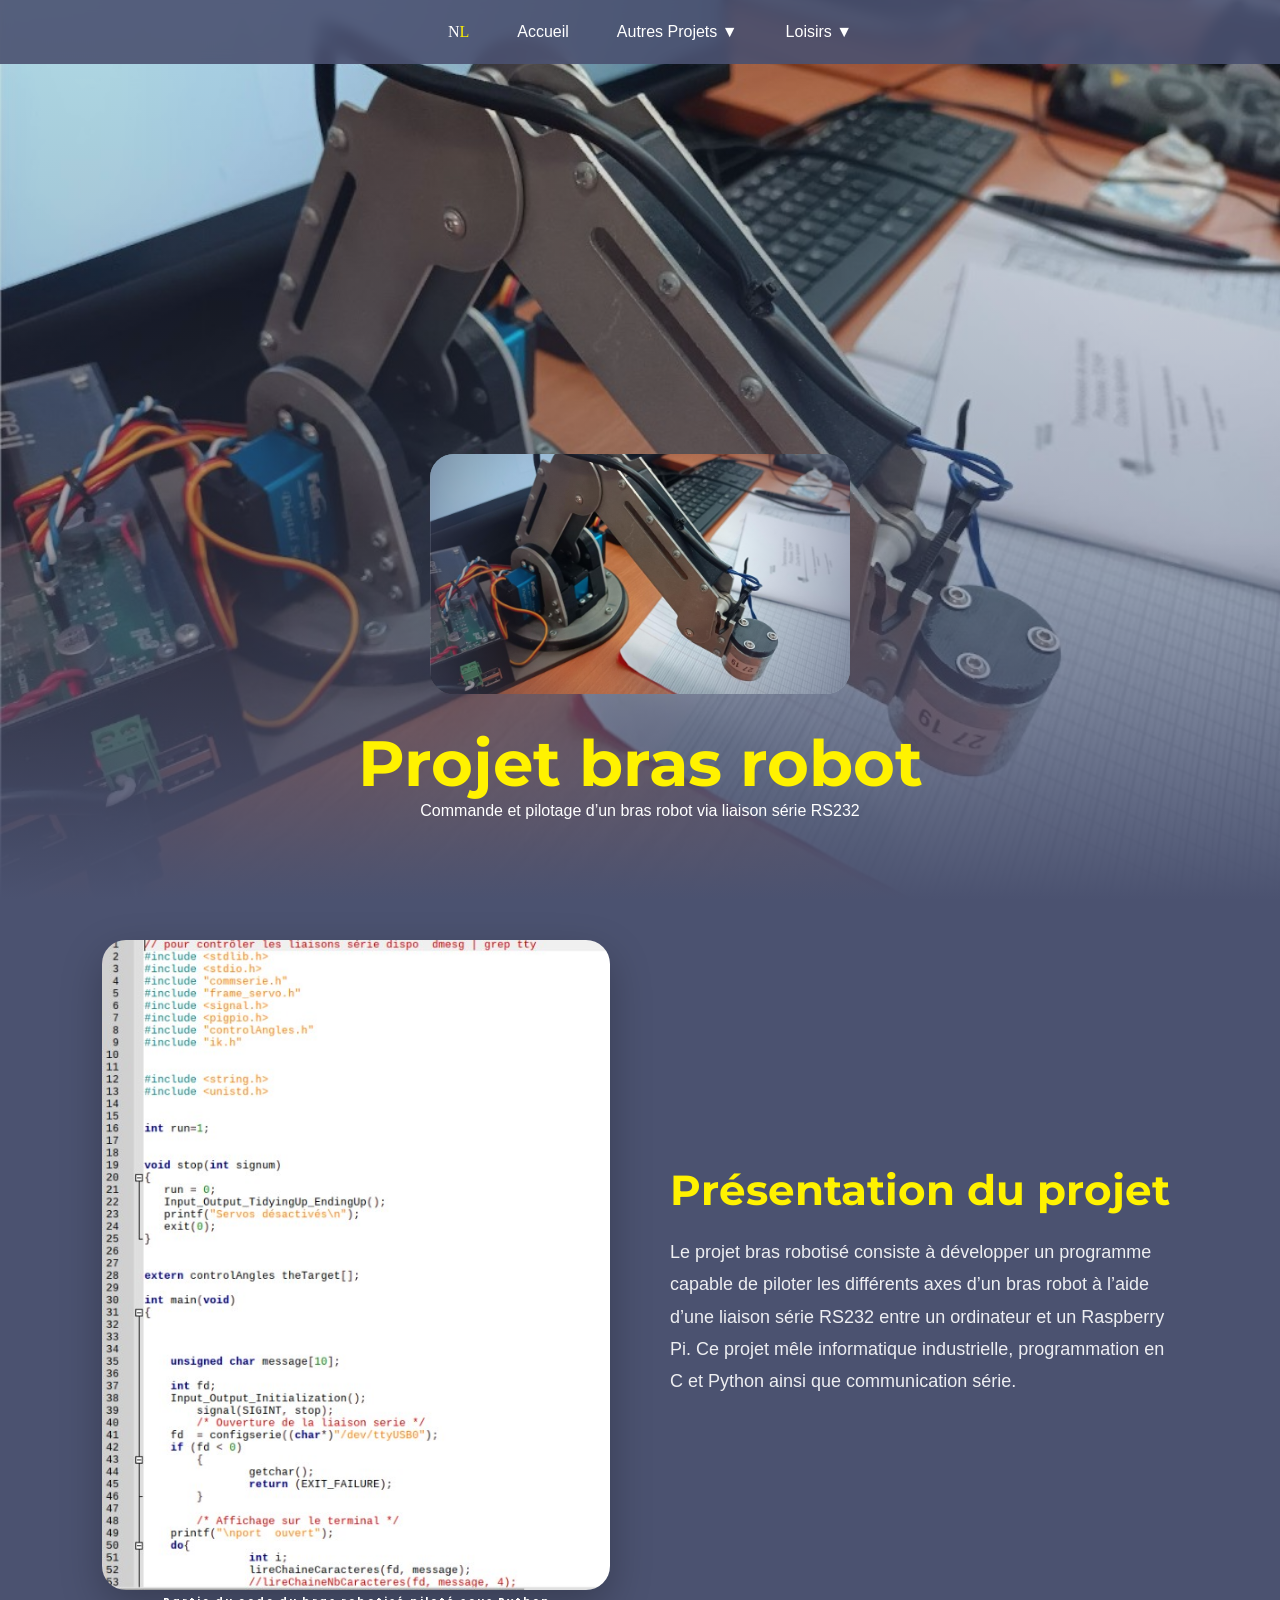
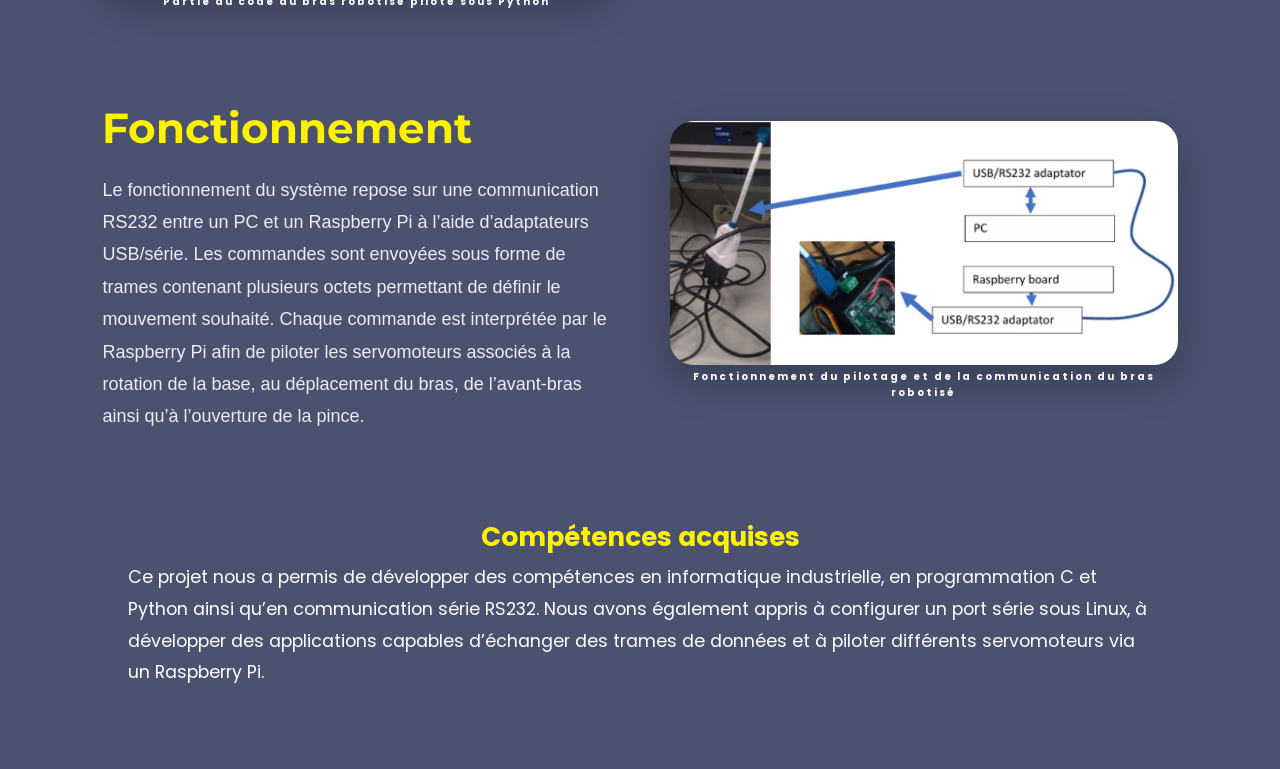
<file: projet-robotique.html>
<!DOCTYPE html>
<html lang="fr">
<head>
    <link rel="preconnect" href="https://fonts.googleapis.com">
    <link rel="preconnect" href="https://fonts.gstatic.com" crossorigin>
    <link href="https://fonts.googleapis.com/css2?family=Montserrat:ital,wght@0,100..900;1,100..900&family=Noto+Sans+Arabic:wght@100..900&family=Poppins:ital,wght@0,100;0,200;0,300;0,400;0,500;0,600;0,700;0,800;0,900;1,100;1,200;1,300;1,400;1,500;1,600;1,700;1,800;1,900&display=swap" rel="stylesheet">
    <meta charset="UTF-8">
    <meta name="viewport" content="width=device-width, initial-scale=1.0">
    <meta name="referrer" content="strict-origin-when-cross-origin">
    <title>Portfolio - BUT GEII AII</title>
    <link rel="stylesheet" href="CSS/Pages.CSS">
</head>

<body>
<header>
  <nav class="navbar">

    <ul class="menu">

      <li>
        <a href="index.html" class="logo">
          N<span style="color: #FFF200;">L</span>
        </a>
        <li><a href="index.html">Accueil</a></li>
      </li>

      <li class="dropdown">

        <a href="#">Autres Projets ▼</a>

        <ul class="dropdown-menu">
          <li><a href="projet-sumo.html">Projet SUMO</a></li>
          <li><a href="projet-KAH.html">Projet KAH</a></li>
          <li><a href="projet-mugochaud.html">Projet MUGOCHAUD</a></li>
        </ul>

      </li>
      <li class="dropdown">

        <a href="#">Loisirs ▼</a>

        <ul class="dropdown-menu">
          <li><a href="loisirs-warhammer.html">Figurines warhammer</a></li>
          <li><a href="loisirs-handball.html">Activités sportive</a></li>
        </ul>

      </li>

    </ul>

  </nav>
</header>

<section class="project-hero">
<div class="hero-image">
    <img src="brasrobot.jpg" alt="">
  </div>

  <div class="hero-overlay"></div>

  <div class="hero-content">
    <div class="hero-photo">
      <img src="brasrobot.jpg" alt="">
    </div>
    <h1 style="color: #FFF200;">Projet bras robot</h1>
    <p>Commande et pilotage d’un bras robot via liaison série RS232</p>
  </div>

</section>

<section class="project-block">

  <div class="project-image">
    <img src="coderobot.jpg" alt="">
     <h3>Partie du code du bras robotisé piloté sous Python</h3>
  </div>

  <div class="project-text">
    <h2>Présentation du projet</h2>

    <p>
      Le projet bras robotisé consiste à développer un programme capable 
      de piloter les différents axes d’un bras robot à l’aide d’une liaison 
      série RS232 entre un ordinateur et un Raspberry Pi.
      Ce projet mêle informatique industrielle, programmation en C et Python ainsi que communication série. 
    </p>
  </div>

</section>


<section class="project-block reverse">

  <div class="project-image">
    <img src="explicationrobotbras.jpg" alt="">
     <h3> Fonctionnement du pilotage et de la communication du bras robotisé </h3>
  </div>

  <div class="project-text">
    <h2>Fonctionnement</h2>

    <p>
      Le fonctionnement du système repose sur une communication RS232 
      entre un PC et un Raspberry Pi à l’aide d’adaptateurs USB/série. 
      Les commandes sont envoyées sous forme de trames contenant plusieurs 
      octets permettant de définir le mouvement souhaité.
      Chaque commande est interprétée par le Raspberry Pi afin de piloter 
      les servomoteurs associés à la rotation de la base, au déplacement 
      du bras, de l’avant-bras ainsi qu’à l’ouverture de la pince.
    </p>

  </div>

</section>
<section class="project-description">
  <div class="project-competenceacq">
     <h2>Compétences acquises</h2>
  </div>
 
  <p>
      Ce projet nous a permis de développer des compétences en informatique 
      industrielle, en programmation C et Python ainsi qu’en communication 
      série RS232.
      Nous avons également appris à configurer un port série sous Linux, 
      à développer des applications capables d’échanger des trames de données 
      et à piloter différents servomoteurs via un Raspberry Pi.
  </p>

</section>

</body>
</file>
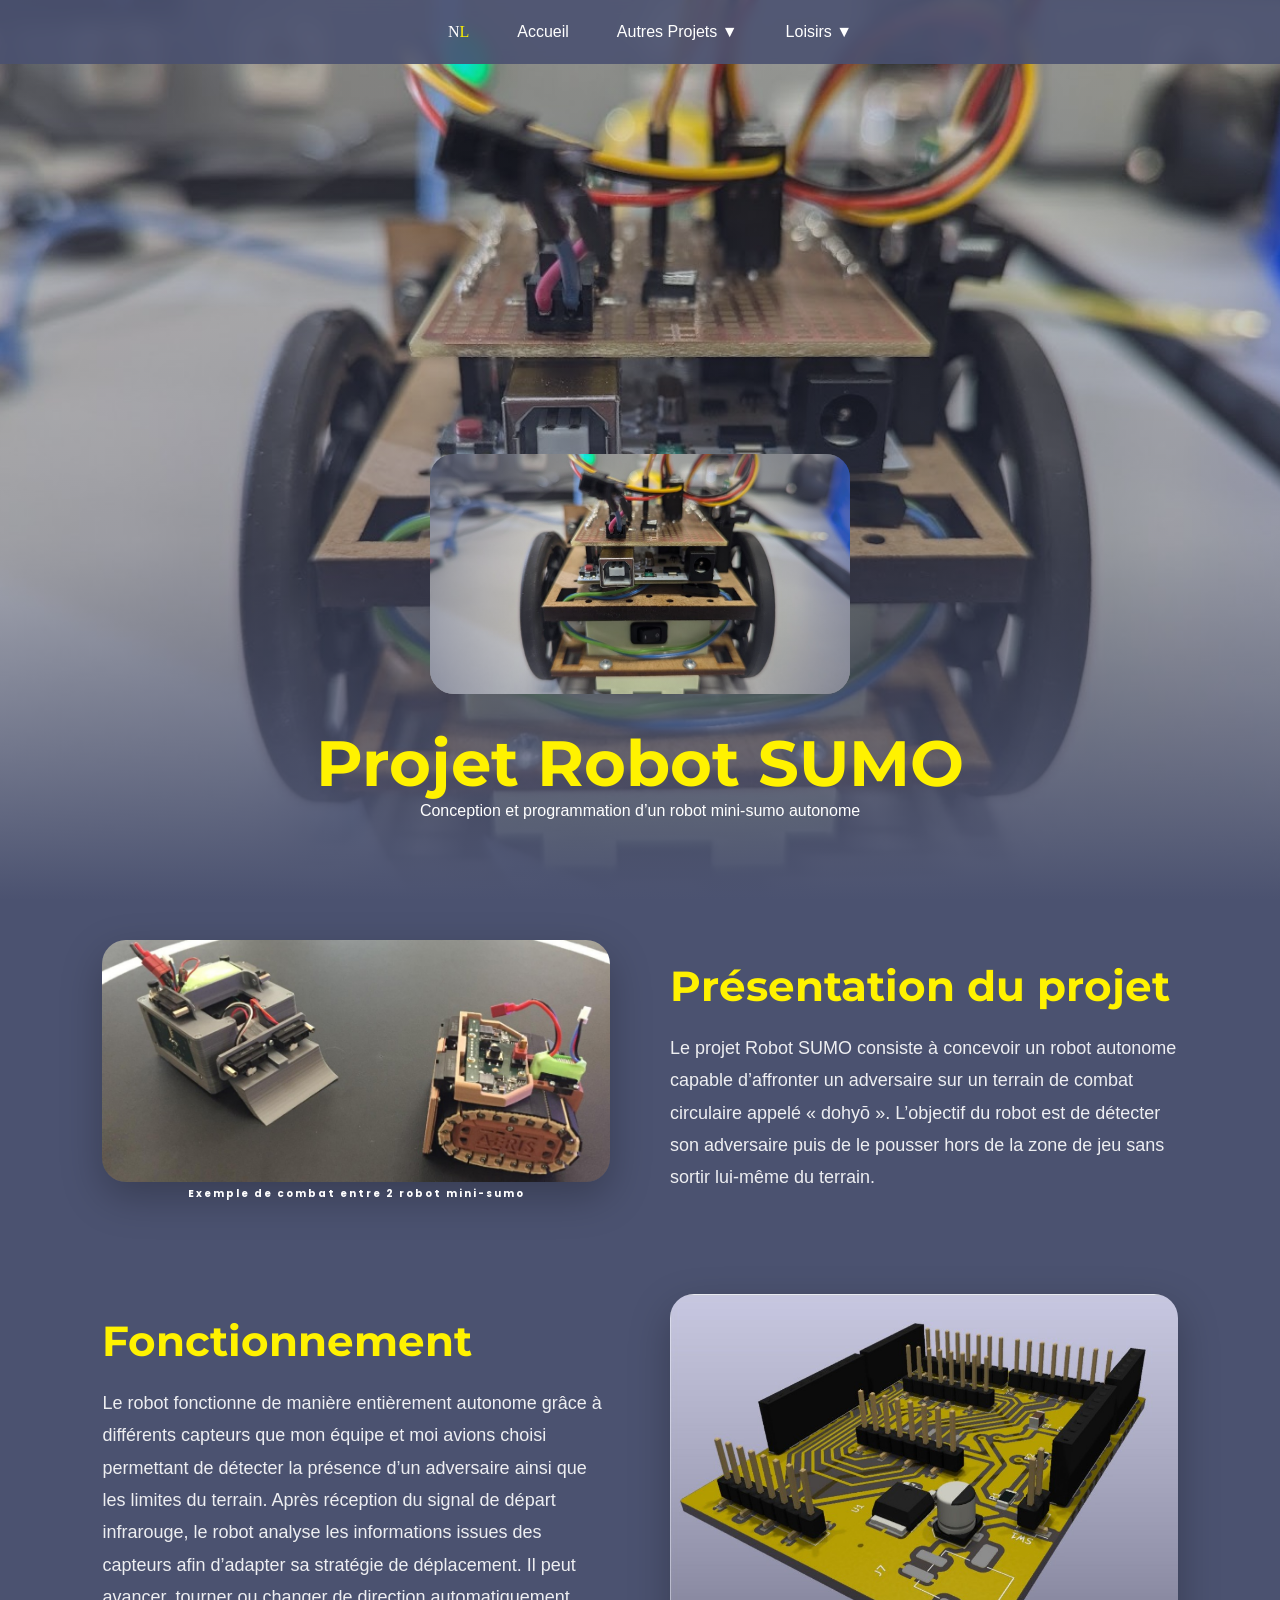
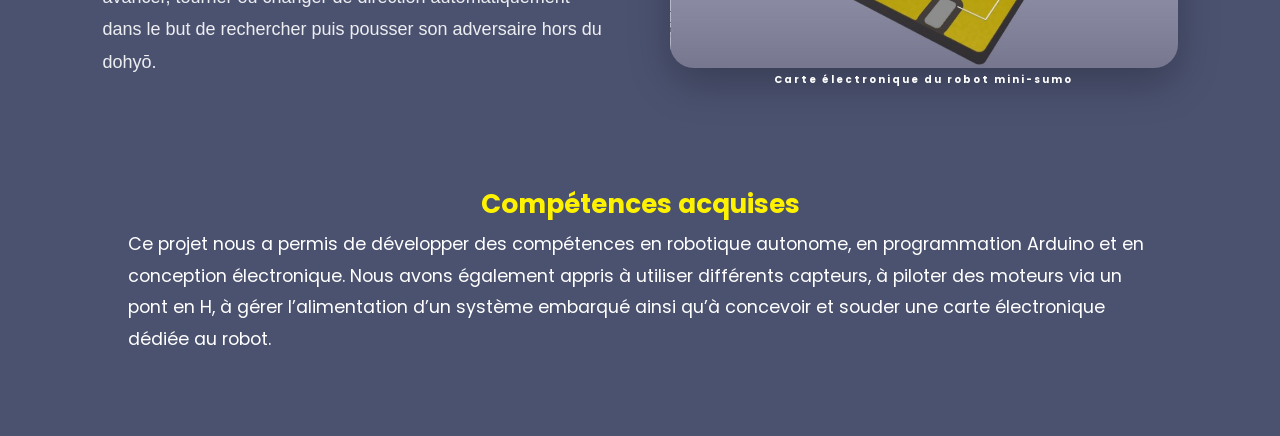
<file: projet-sumo.html>
<!DOCTYPE html>
<html lang="fr">
<head>
    <link rel="preconnect" href="https://fonts.googleapis.com">
    <link rel="preconnect" href="https://fonts.gstatic.com" crossorigin>
    <link href="https://fonts.googleapis.com/css2?family=Montserrat:ital,wght@0,100..900;1,100..900&family=Noto+Sans+Arabic:wght@100..900&family=Poppins:ital,wght@0,100;0,200;0,300;0,400;0,500;0,600;0,700;0,800;0,900;1,100;1,200;1,300;1,400;1,500;1,600;1,700;1,800;1,900&display=swap" rel="stylesheet">
    <meta charset="UTF-8">
    <meta name="viewport" content="width=device-width, initial-scale=1.0">
    <meta name="referrer" content="strict-origin-when-cross-origin">
    <title>Portfolio - BUT GEII AII</title>
    <link rel="stylesheet" href="CSS/Pages.CSS">
</head>

<body>
<header>
  <nav class="navbar">

    <ul class="menu">

      <li>
        <a href="index.html" class="logo">
          N<span style="color: #FFF200;">L</span>
        </a>
        <li><a href="index.html">Accueil</a></li>
      </li>

      <li class="dropdown">

        <a href="#">Autres Projets ▼</a>

        <ul class="dropdown-menu">
          <li><a href="projet-mugochaud.html">Projet MUGOCHAUD</a></li>
          <li><a href="projet-KAH.html">Projet KAH</a></li>
          <li><a href="projet-robotique.html">Projet bras robot</a></li>
        </ul>

      </li>
      
      <li class="dropdown">

        <a href="#">Loisirs ▼</a>

        <ul class="dropdown-menu">
          <li><a href="loisirs-warhammer.html">Figurines warhammer</a></li>
          <li><a href="loisirs-handball.html">Activités sportive</a></li>
        </ul>

      </li>

    </ul>

  </nav>
</header>

<section class="project-hero">
<div class="hero-image">
    <img src="robotsumocover.jpg" alt="">
  </div>

  <div class="hero-overlay"></div>

  <div class="hero-content">
    <div class="hero-photo">
      <img src="robotsumocover.jpg" alt="">
    </div>
    <h1 style="color: #FFF200;">Projet Robot SUMO</h1>
    <p>Conception et programmation d’un robot mini-sumo autonome</p>
  </div>

</section>

<section class="project-block">

  <div class="project-image">
    <img src="combatrobotsumo.jpg" alt="">
     <h3>Exemple de combat entre 2 robot mini-sumo</h3>
  </div>

  <div class="project-text">
    <h2>Présentation du projet</h2>

    <p>
      Le projet Robot SUMO consiste à concevoir un robot autonome capable 
      d’affronter un adversaire sur un terrain de combat circulaire appelé 
      « dohyō ». L’objectif du robot est de détecter son adversaire puis 
      de le pousser hors de la zone de jeu sans sortir lui-même du terrain.
    </p>
  </div>

</section>


<section class="project-block reverse">

  <div class="project-image">
    <img src="carterobotsumo.jpg" alt="">
     <h3>Carte électronique du robot mini-sumo</h3>
  </div>

  <div class="project-text">
    <h2>Fonctionnement</h2>

    <p>
      Le robot fonctionne de manière entièrement autonome grâce à différents 
      capteurs que mon équipe et moi avions choisi permettant de détecter la présence d’un adversaire ainsi que 
      les limites du terrain.
    Après réception du signal de départ infrarouge, le robot analyse les 
      informations issues des capteurs afin d’adapter sa stratégie de déplacement. 
      Il peut avancer, tourner ou changer de direction automatiquement dans le but 
      de rechercher puis pousser son adversaire hors du dohyō.
    </p>

  </div>

</section>
<section class="project-description">
  <div class="project-competenceacq">
     <h2>Compétences acquises</h2>
  </div>
 
  <p>
      Ce projet nous a permis de développer des compétences en robotique 
      autonome, en programmation Arduino et en conception électronique.
       Nous avons également appris à utiliser différents capteurs, à piloter 
      des moteurs via un pont en H, à gérer l’alimentation d’un système embarqué 
      ainsi qu’à concevoir et souder une carte électronique dédiée au robot.
  </p>

</section>

</body>
</file>
<file: CSS-site-portfolio.css>
* {
    margin: 0;
    padding: 0;
    box-sizing: border-box;
}
html {
    scroll-behavior: smooth;
}
body {
    font-family: Arial, sans-serif;
    scroll-behavior: smooth;
    color: white;
    background-color: #4b5270;
}

header{
  position: fixed;
  top: 0;
  width: 100%;
  padding: 15px 40px;

  background: rgba(75,82,112,0.9);
  backdrop-filter: blur(6px);

  transition: background 0.35s ease;
  z-index: 1000;
}
header::before{
  content: "";
  position: absolute;
  inset: 0;

  background: radial-gradient(
    circle at var(--x, 50%) var(--y, 50%),
    rgba(255,255,255,0.25) 0%,
    rgba(255,255,255,0.12) 20%,
    rgba(255,255,255,0.05) 40%,
    transparent 70%
  );

  opacity: 0;
  transition: opacity 0.3s ease;
  pointer-events: none;
}

header:hover::before{
  opacity: 1;
}

nav {
    display: flex;
    align-items: center;
    padding: 0px 20px;
    justify-content: center;  /* ⭐ centre tout */
}
nav .logo{
    font-family:'Algerian';
    font: size 250px;
}
nav ul {
    display: flex;
    list-style: none;
    align-items: center;
    justify-content: center;
    gap: 28px;          /* espace régulier entre éléments */
}

nav ul li {
    margin-left: 20px;
}

ul{
  list-style-position: inside;
  padding-left: 0;
  text-align: center;
}

ul li{
  margin: 8px 0;
}

nav a {
    text-decoration: none;
    color: white;
    transition: 0.3s;
}

nav a:hover {
    color: #FFF200;
}
.cards .card:hover {
    color: #FFF200;
}
.section {
    min-height: 50vh;
    padding: 50px 1%;
    display: flex;
    flex-direction: column;
    justify-content: center;
}

.hero {
    position: relative;
    height: 100vh;
    background: #4b5270; /* couleur de fond comme ton screen */
    display: flex;
    align-items: center;
    padding-left: 70%;
    overflow: hidden;
    padding-top: 80px;
    color: #FFF200;
    font-family : "Times New Roman", Times, serif;
}

.hero-image {
    position: absolute;
    left: 0;
    top: 0;
    height: 100%;
    width: 55%; /* elle ne prend pas tout l'écran */
    
    background: url(arriereplan1.png) center/cover no-repeat;

    /* 🔥 Le dégradé de transparence */
    -webkit-mask-image: linear-gradient(
        to right,
        #2d2d2d 0%,
        #2d2d2d 80%,
        transparent 100%
    );
    mask-image: linear-gradient(
        to right,
        #2d2d2d 0%,
        #2d2d2d 80%,
        transparent 100%
    );
    will-change: transform;
    transform: translate3d(0, 0, 0);
    z-index: 1;
}
.hero::before {
  content: "";
  position: absolute;
  inset: 0;

  background:

    radial-gradient(
      circle at 85% 30%,
      rgba(255,242,0,0.5) 0%,
      rgba(45,45,45,0.6) 50%,
      rgba(45,45,45,0) 70%
    );

  z-index: 0;
  pointer-events: none;
}

.hero-content {
    position: relative;
    z-index: 2;
    color: white;
    z-index: 4;
}
h2 {
    font-family: 'Montserrat', sans-serif;
    color: #FFF200;
}
.hero h1{
    font-family: 'Montserrat', sans-serif;
    font-weight: 800;
    letter-spacing: 6px;
    color: white;
    font-size : 65px;
}
.hero h2 {
    color: white;
    font-family: 'Poppins', sans-serif;
    font-weight: 400;
    font-size : 24px;
}

.section-divider{
  height: 90px; /* ✅ espace de respiration */
  background: linear-gradient(
    to bottom,
    rgba(255,255,255,0) 0%,
    rgba(0,0,0,0.10) 50%,
    rgba(255,255,255,0) 100%
  );
}

.cards {
    display: flex;
    gap: 20px;
    flex-wrap: wrap;
}

.card{
  background: rgba(0,0,0,0.35);
  padding: 20px;
  border-left: 4px solid #FFF200;
  border-radius: 18px;         /* ✅ plus arrondi */
  box-shadow: 0 10px 30px rgba(0,0,0,0.15);
  flex: 1 1 200px;
  transition: transform 0.25s ease, box-shadow 0.25s ease;
}
.skills .cards{
  display: grid;
  grid-template-columns: repeat(2, 1fr);
  gap: 25px;
}

/* ─── SKILLS CARDS ─── */
.skills-inner h3 {
  text-align: center;
  margin-bottom: 40px;
}

.skills-grid {
  display: grid;
  grid-template-columns: repeat(3, 1fr);
  gap: 20px;
}

@media (max-width: 900px) {
  .skills-grid { grid-template-columns: repeat(2, 1fr); }
}
@media (max-width: 600px) {
  .skills-grid { grid-template-columns: 1fr; }
}

.card-flip {
  perspective: 1000px;
  height: 130px;   /* plus petite */
  cursor: pointer;
  transition: transform 0.3s ease;
}
.card-flip:hover {
  transform: scale(1.05);
}
.card-inner {
  position: relative;
  width: 100%;
  height: 100%;
  transition: transform 0.7s cubic-bezier(.4,0,.2,1);
  transform-style: preserve-3d;
}



.card-front, .card-back {
  position: absolute;
  inset: 0;
  border-radius: 14px;
  backface-visibility: hidden;
  display: flex;
  justify-content: center;
  align-items: center;
  padding: 18px;
  text-align: center;
  box-shadow: 0 8px 24px rgba(0,0,0,0.25);
}

.card-front {
  background: rgba(0,0,0,0.35);
  border-left: 4px solid #FFF200;
  font-family: 'Montserrat', sans-serif;
  font-weight: 700;
  font-size: 1rem;
}

.card-back {
  background: rgba(0,0,0,0.65);
  color: white;
  line-height: 1.5;
  font-size: 0.85rem;
  transform: rotateY(180deg);
}

/* ─── SKILL MODAL (zoom centré) ─── */
.skill-modal-backdrop {
  position: fixed;
  inset: 0;
  background: rgba(0,0,0,0.0);
  backdrop-filter: blur(0px);
  z-index: 9000;
  display: flex;
  align-items: center;
  justify-content: center;
  pointer-events: none;
  opacity: 0;
  transition: opacity 0.35s ease, backdrop-filter 0.35s ease, background 0.35s ease;
}

.skill-modal-backdrop.is-open {
  opacity: 1;
  pointer-events: all;
  background: rgba(0,0,0,0.45);
  backdrop-filter: blur(8px);
}

.skill-modal-card {
  background: rgba(20,22,35,0.97);
  border: 1px solid rgba(255,242,0,0.35);
  border-radius: 22px;
  box-shadow: 0 30px 80px rgba(0,0,0,0.6);
  position: relative;
  transform: scale(0.75);
  opacity: 0;
  transition: transform 0.4s cubic-bezier(.34,1.56,.64,1), opacity 0.3s ease;
  width: min(480px, 88vw);
  padding: 44px 40px;
}

.skill-modal-backdrop.is-open .skill-modal-card {
  transform: scale(1);
  opacity: 1;
}

.skill-modal-title {
  font-family: 'Montserrat', sans-serif;
  font-weight: 800;
  font-size: 1.3rem;
  color: #FFF200;
  margin-bottom: 16px;
  letter-spacing: 1px;
}

.skill-modal-text {
  color: rgba(255,255,255,0.88);
  line-height: 1.8;
  font-size: 1rem;
  font-family: 'Poppins', sans-serif;
  text-align: justify;  /* comme sur le site ref */
}

.skill-modal-close {
  position: absolute;
  top: -14px;
  right: -14px;
  width: 34px;
  height: 34px;
  border-radius: 50%;
  background: #FFF200;
  color: #111;
  border: none;
  font-size: 1rem;
  font-weight: 900;
  cursor: pointer;
  display: flex;
  align-items: center;
  justify-content: center;
  transition: transform 0.2s;
}
.skill-modal-close:hover { transform: scale(1.15); }

.card:hover{
  transform: translateY(-6px);
  box-shadow: 0 16px 40px rgba(0,0,0,0.25);
}
.reveal{
  opacity: 0;
  transform: translateY(40px);
  transition: opacity 700ms ease, transform 700ms ease;
  will-change: opacity, transform;
}

/* Quand visible */
.reveal.is-visible{
  opacity: 1;
  transform: translateY(0);
}

/* Option: délais différents pour faire un effet "cascade" */
.hero.delay-1 { transition-delay: 120ms; }
.hero.delay-2 { transition-delay: 240ms; }
.hero.delay-3 { transition-delay: 360ms; }

/* Option: accessibilité (si l’utilisateur préfère réduire les animations) */
@media (prefers-reduced-motion: reduce) {
  .hero {
    transition: none;
    opacity: 1;
    transform: none;
  }
}
.about {
  gap: 30px;
}

.about h2 {
  margin-bottom: 10px;
}

/* Grille 3 colonnes */
.about-grid{
  display: grid;
  grid-template-columns: 1fr 1.2fr 1fr;
  gap: 24px;
  align-items: stretch; /* ✅ toutes les colonnes s'étirent */
}

.about-panel{
  height: 520px;              /* ✅ même taille */
  display: flex;              /* ✅ permet de gérer le contenu */
  flex-direction: column;
}
.text-header{
  text-align: center;
}
h3 {
  margin-bottom: 12px;
  font-family: 'Montserrat', sans-serif;
  letter-spacing: 2px;
  font-size: 14px;
  text-transform: uppercase;
  color: #FFF200;
}

/* Vidéo */
.about-video video {
  width: 100%;
  height: 360px;
  border-radius: 12px;
  background: #000;
  object-fit: cover;
}
.about-video { gap: 12px; }

.video-box{
  flex: 1;                /* ✅ prend toute la hauteur dispo */
  border-radius: 12px;
  overflow: hidden;
  background: #000;
}

.video-box iframe{
  width: 100%;
  height: 100%;
  border: 0;
}

/* Texte */
.about-text p {
  line-height: 1.6;
  color: rgba(255,255,255,0.9);
}
.about-list {
  margin-top: 12px;
  padding-left: 18px;
  line-height: 1.7;
  color: rgba(255,255,255,0.85);
}

/* CV */
.about-cv-header{
  display: flex;
  justify-content: space-between;
  align-items: center;
  gap: 12px;
}

.btn-zoom {
  background: #FFF200;
  color: #111;
  border: none;
  padding: 8px 12px;
  border-radius: 999px;
  cursor: pointer;
  font-weight: 700;
}
.btn-zoom:active { transform: scale(0.98); }

.cv-preview {
  margin-top: 10px;
  height: 360px;
  border-radius: 12px;
  overflow: hidden;
  border: 1px solid rgba(255,255,255,0.12);
  cursor: pointer;
}
.cv-preview iframe {
  width: 100%;
  height: 100%;
  border: 0;
}
.about-cv .cv-preview{
  flex: 1;
  height: auto; /* ✅ ne force plus une hauteur fixe */
}
.cv-download{
  display: inline-block;
  margin-top: 10px;
  color: white;
  text-decoration: none;
  opacity: 0.85;
}
.cv-download:hover{ color: #FFF200; opacity: 1; }

/* Modal */
.modal {
  position: fixed;
  inset: 0;
  display: none;
  z-index: 999999;
}
.modal.is-open { display: block; }

.modal-backdrop{
  position: absolute;
  inset: 0;
  background: rgba(0,0,0,0.65);
}

.modal-content{
  position: absolute;
  inset: 5vh 5vw;
  background: #111;
  border-radius: 16px;
  overflow: hidden;
  border: 1px solid rgba(255,255,255,0.12);
}
.modal-content iframe{
  width: 100%;
  height: 100%;
  border: 0;
}
.modal-close{
  position: absolute;
  top: 10px;
  right: 12px;
  z-index: 2;
  background: rgba(255,255,255,0.12);
  color: white;
  border: 1px solid rgba(255,255,255,0.18);
  border-radius: 10px;
  padding: 8px 10px;
  cursor: pointer;
}

/* Responsive */
@media (max-width: 1100px){
  .about-grid{
    grid-template-columns: 1fr;
  }
  .about-video video,
  .cv-preview{
    height: 280px;
  }
}

.skills{
  min-height: 100vh;           /* ✅ plus grand */
  padding: 120px 6%;
  background-image: url("image compétences.png");
  background-size: cover;
  background-position: center;
  background-repeat: no-repeat;
}
@media (max-width: 700px){
  .skills .cards{
    grid-template-columns: 1fr; /* ✅ 1 colonne sur téléphone */
  }
}
.skills-header{
  text-align: center;
  margin-bottom: 40px;
}
.skills, .contact{
  position: relative;
}

/* Le contenu au-dessus du background */
.skills-inner, .contact-inner{
  position: relative;
  z-index: 1;
}

/* Si tu utilises un overlay en ::before sur contact/skills */
.skills::before, .contact::before{
  z-index: 0;
}
.projects {
  min-height: 100vh;
  padding: 120px 6%;
}

.projects-header{
  text-align: center;
  margin-bottom: 40px;
}
.projects h2{
  font-family: 'Montserrat', sans-serif;
  font-weight: 800;
  letter-spacing: 2px;
  margin-bottom: 10px;
}

.projects-more{
  display: inline-block;
  text-decoration: none;
  color: rgba(255,255,255,0.75);
  letter-spacing: 2px;
  transition: 0.25s;
}
.projects-more:hover{
  color: #FFF200;
}

/* 3 images alignées */
.projects-grid{
  display: grid;
  gap: 0;                 /* comme l'exemple (collé) */
  border-radius: 22px;
  overflow: hidden;
  grid-template-columns: repeat(2, minmax(0, 1fr));
}

/* Cartes */
.project-card{
  position: relative;
  display: block;
  height: 360px;
  overflow: hidden;
  color: white;
  text-decoration: none;
}

.project-card:visited {
  color: #FFF200;
}
.project-card img{
  width: 100%;
  height: 100%;
  object-fit: fill;
  transform: scale(1);
  transition: transform 0.45s ease;
}

/* Overlay sombre + texte */
.project-overlay{
  position: absolute;
  inset: 0;
  background: linear-gradient(to top, rgba(0,0,0,0.55), rgba(0,0,0,0.05));
  opacity: 0;
  transition: opacity 0.25s ease;
  display: flex;
  flex-direction: column;
  justify-content: flex-end;
  padding: 18px;
}

.project-title{
  font-family: 'Montserrat', sans-serif;
  font-weight: 800;
  letter-spacing: 1px;
}

.project-tags{
  opacity: 0.85;
  margin-top: 6px;
  color: white;
}

/* Hover effet */
.project-card:hover img{
  transform: scale(1.06);
}
.project-card:hover .project-overlay{
  opacity: 1;
}

/* Responsive */
@media (max-width: 900px){
  .projects-grid{
    grid-template-columns: 1fr;
  }
  .project-card{
    height: 260px;
  }
}

.loisir-card {
  position: relative;
  overflow: hidden;
  cursor: pointer;
}

.loisir-card video {
  position: absolute;   /* 🔥 très important */
  top: 0;
  left: 0;
  width: 100%;
  height: 100%;
  object-fit: cover;    /* remplit toute la card */
}

.contact {
  position: relative;
  min-height: 60vh;
  padding: 100px 8%;
  background:
    linear-gradient(rgba(0,0,0,0.7), rgba(0,0,0,0.7)),
    url("image contacts.png");
  background-size: cover;
  background-position: center;
  text-align: center;
}

.contact-inner {
  position: relative;
  z-index: 1;
}

.contact-subtitle {
  color: rgba(255,255,255,0.8);
  font-family: 'Poppins', sans-serif;
  font-size: 1rem;
  margin-bottom: 50px;
  margin-top: 10px;
}
/* Conteneur principal */
.contact-container{
  display: grid;
  grid-template-columns: 1fr 1.2fr;
  gap: 60px;
  align-items: start;
}
.contact-icons-row {
  display: flex;
  justify-content: center;
  gap: 60px;
  flex-wrap: wrap;
  margin-bottom: 50px;
}

.contact-icon-block {
  display: flex;
  flex-direction: column;
  align-items: center;
  gap: 10px;
}

.contact-icon-box {
  width: 72px;
  height: 72px;
  border-radius: 18px;
  display: flex;
  align-items: center;
  justify-content: center;
  margin-bottom: 6px;
  cursor: pointer;
  transition: transform 0.2s, opacity 0.2s;
}
.email-box    { background: #FFF200; }
.email-box svg { fill: #111; }
.linkedin-box { background: #0a66c2; }

.contact-icon-block strong {
  font-family: 'Montserrat', sans-serif;
  font-size: 1rem;
  color: white;
}
.contact-icon-box:hover {
  transform: scale(1.08);
  opacity: 0.9;
}

.contact-icon-block a {
  color: rgba(255,255,255,0.75);
  text-decoration: none;
  font-family: 'Poppins', sans-serif;
  font-size: 0.85rem;
  transition: color 0.2s;
}
.contact-icon-block a:hover { color: #FFF200; }

.contact-buttons {
  display: flex;
  justify-content: center;
  gap: 20px;
  flex-wrap: wrap;
  margin-bottom: 60px;
}

.contact-btn {
  display: inline-flex;
  align-items: center;
  gap: 10px;
  padding: 14px 28px;
  border-radius: 8px;
  font-family: 'Montserrat', sans-serif;
  font-weight: 700;
  font-size: 0.95rem;
  text-decoration: none;
  transition: transform 0.2s, opacity 0.2s;
}
.contact-btn:hover { transform: translateY(-2px); opacity: 0.9; }

.btn-email { background: #FFF200; color: #111; }
.btn-cv    { background: #4b5270; color: white; border: 2px solid #FFF200; }

.contact-footer {
  color: rgba(255,255,255,0.4);
  font-size: 0.8rem;
  font-family: 'Poppins', sans-serif;
}

@media (max-width: 600px) {
  .contact-icons-row { gap: 30px; }
  .contact-buttons   { flex-direction: column; align-items: center; }
}
/* Texte */
.contact-info h2{
  font-family: 'Montserrat', sans-serif;
  margin-bottom: 20px;
}

.contact-info p{
  line-height: 1.6;
  margin-bottom: 18px;
  opacity: 0.9;
}

/* Formulaire */
.contact-form{
  display: flex;
  flex-direction: column;
  gap: 16px;
}

.form-row{
  display: flex;
  gap: 12px;
}

/* Champs */
.contact-form input,
.contact-form textarea{
  width: 100%;
  padding: 14px;
  border: none;
  border-radius: 6px;
  background: #e9e9e9;
  font-size: 14px;
}

/* Bouton */
.contact-form button{
  background: #FFF200;
  color: #111;
  border: none;
  padding: 14px;
  font-weight: bold;
  cursor: pointer;
  border-radius: 6px;
  transition: 0.25s;
}

.contact-form button:hover{
  background: #e5d800;
}

/* Réseaux sociaux */
.contact-socials{
  margin-top: 60px;
  text-align: center;
}

.contact-socials a{
  margin: 0 14px;
  text-decoration: none;
  color: white;
  opacity: 0.8;
  transition: 0.2s;
}

.contact-socials a:hover{
  color: #FFF200;
  opacity: 1;
}
@media (max-width: 900px){
  .contact-container{
    grid-template-columns: 1fr;
  }

  .form-row{
    flex-direction: column;
  }
}
@media (max-width: 768px) {

  /* ─── NAVBAR ─── */
  nav ul {
    gap: 12px;
    flex-wrap: wrap;
    padding: 0 10px;
  }
  nav ul li {
    margin-left: 0;
  }

  /* ─── HERO ─── */
  .hero {
    padding-left: 5% !important;
    padding-right: 5% !important;
    padding-top: 160px !important;
    align-items: flex-start;
    justify-content: flex-start;
  }

  .hero-content {
    background: rgba(0,0,0,0.35);
    border-radius: 12px;
    padding: 16px;
    display: flex;
    flex-direction: column;
    justify-content: center;
  }

  .hero h1 {
    font-size: 36px;
    letter-spacing: 2px;
  }

  .hero h2 {
    font-size: 16px;
  }

  .hero-image {
    width: 100%;
    -webkit-mask-image: linear-gradient(to bottom, #2d2d2d 0%, #2d2d2d 60%, transparent 100%);
    mask-image: linear-gradient(to bottom, #2d2d2d 0%, #2d2d2d 60%, transparent 100%);
  }

  /* ─── À PROPOS ─── */
  .about-grid {
    grid-template-columns: 1fr;
  }

  .about-panel {
    height: auto;
  }

  .cv-preview {
    height: 220px;
  }

  /* ─── COMPÉTENCES ─── */
  .skills {
    padding: 80px 4%;
  }

  .skills-grid {
    grid-template-columns: 1fr;
  }

  /* ─── PROJETS / LOISIRS ─── */
  .projects-grid {
    grid-template-columns: 1fr;
  }

  .project-card {
    height: 220px;
  }

  /* ─── CONTACT ─── */
  .contact {
    padding: 60px 5%;
  }

  .contact-icons-row {
    gap: 24px;
  }

  .contact-buttons {
    flex-direction: column;
    align-items: center;
  }

  .contact-btn {
    width: 100%;
    justify-content: center;
  }
}
</file>
<file: CSS/Pages.CSS>
* {
    margin: 0;
    padding: 0;
    box-sizing: border-box;
}
html {
    scroll-behavior: smooth;
}
body {
    font-family: Arial, sans-serif;
    scroll-behavior: smooth;
    color: white;
    background-color: #4b5270;
}
.projet-color{
color: #FFF200;
}
header{
  position: fixed;
  top: 0;
  width: 100%;
  padding: 15px 40px;

  background: rgba(75,82,112,0.9);
  backdrop-filter: blur(6px);

  transition: background 0.35s ease;
  z-index: 1000;
}
header::before{
  content: "";
  position: absolute;
  inset: 0;

  background: radial-gradient(
    circle at var(--x, 50%) var(--y, 50%),
    rgba(255,255,255,0.25) 0%,
    rgba(255,255,255,0.12) 20%,
    rgba(255,255,255,0.05) 40%,
    transparent 70%
  );

  opacity: 0;
  transition: opacity 0.3s ease;
  pointer-events: none;
}

header:hover::before{
  opacity: 1;
}

nav {
    display: flex;
    align-items: center;
    padding: 0px 20px;
    justify-content: center;  /* ⭐ centre tout */
}
nav .logo{
    font-family:'Algerian';
    font: size 250px;
}
nav ul {
    display: flex;
    list-style: none;
    align-items: center;
    justify-content: center;
    gap: 28px;          /* espace régulier entre éléments */
}

nav ul li {
    margin-left: 20px;
}

ul{
  list-style-position: inside;
  padding-left: 0;
  text-align: center;
}

ul li{
  margin: 8px 0;
}

nav a {
    text-decoration: none;
    color: white;
    transition: 0.3s;
}

nav a:hover {
    color: #FFF200;
}
.cards .card:hover {
    color: #FFF200;
}
.section {
    min-height: 50vh;
    padding: 50px 1%;
    display: flex;
    flex-direction: column;
    justify-content: center;
}

.hero {
    position: relative;
    height: 100vh;
    background: #4b5270; /* couleur de fond comme ton screen */
    display: flex;
    align-items: center;
    padding-left: 70%;
    overflow: hidden;
    padding-top: 80px;
    color: #FFF200;
    font-family : "Times New Roman", Times, serif;
}

.hero::before {
  content: "";
  position: absolute;
  inset: 0;

  background:

    radial-gradient(
      circle at 85% 30%,
      rgba(255,242,0,0.5) 0%,
      rgba(45,45,45,0.6) 50%,
      rgba(45,45,45,0) 70%
    );

  z-index: 0;
  pointer-events: none;
}


.hero-image {
  position: absolute;
  inset: 0;
  z-index: 0;
}

.hero-image img {
  width: 100%;
  height: 100%;
  object-fit: cover;
}
.hero-photo video{
  width: 100%;
  height: 100%;
  object-fit: cover;
}
/* 🔥 dégradé */
.hero-overlay {
  position: absolute;
  inset: 0;

  z-index: 1;

  background:
    linear-gradient(
      to bottom,
      rgba(0,0,0,0.1) 0%,
      rgba(75,82,112,0.4) 60%,
      #4b5270 100%
    );
}

/* Texte */
.project-hero {
  position: relative;
  height: 100vh;
  overflow: hidden;
  background: #4b5270;
}

/* image de fond */
.hero-background {
  position: absolute;
  inset: 0;

  background:
    url("images/fond-projet.jpg")
    center/cover no-repeat;

  opacity: 0.5;
}

/* dégradé principal */
.hero-gradient {
  position: absolute;
  inset: 0;

  background:
    linear-gradient(
      to bottom,
      rgba(0,0,0,0.1) 0%,
      rgba(75,82,112,0.3) 60%,
      #4b5270 100%
    );
}

/* contenu */
.hero-content {
  position: relative;
  z-index: 2;

  height: 100%;

  display: flex;
  flex-direction: column;
  justify-content: flex-end;
  align-items: center;

  padding-bottom: 80px;

  color: white;
}

/* 🔥 zone image centrale */
.hero-photo {
  width: 420px;
  height: 240px;

  border-radius: 24px;

  overflow: hidden;

  position: relative;
}

/* image */
.hero-photo img {
  width: 100%;
  height: 100%;
  object-fit: cover;
}

/* 🔥 dégradé autour */
.hero-photo::after {
  content: "";

  position: absolute;
  inset: 0;

  background:
    radial-gradient(
      circle,
      rgba(0,0,0,0) 40%,
      rgba(75,82,112,0.6) 100%
    );
}
.hobby-hero{
  justify-content: center !important;
  align-items: center;
  text-align: center;
  padding-bottom: 0;
}
/* titre */
.hero-content h1 {
  margin-top: 30px;

  font-size: 64px;
  font-family: 'Montserrat';

  color: white;
}

.project-content {
  padding: 80px 8%;
  background: #4b5270;
}

.section-divider{
  height: 90px; /* ✅ espace de respiration */
  background: linear-gradient(
    to bottom,
    rgba(255,255,255,0) 0%,
    rgba(0,0,0,0.10) 50%,
    rgba(255,255,255,0) 100%
  );
}

.cards {
    display: flex;
    gap: 20px;
    flex-wrap: wrap;
}

.card{
  background: rgba(0,0,0,0.35);
  padding: 20px;
  border-left: 4px solid #FFF200;
  border-radius: 18px;         /* ✅ plus arrondi */
  box-shadow: 0 10px 30px rgba(0,0,0,0.15);
  flex: 1 1 200px;
  transition: transform 0.25s ease, box-shadow 0.25s ease;
}

.card:hover{
  transform: translateY(-6px);
  box-shadow: 0 16px 40px rgba(0,0,0,0.25);
}
.reveal{
  opacity: 0;
  transform: translateY(40px);
  transition: opacity 700ms ease, transform 700ms ease;
  will-change: opacity, transform;
}

/* Quand visible */
.reveal.is-visible{
  opacity: 1;
  transform: translateY(0);
}

/* Option: délais différents pour faire un effet "cascade" */
.hero.delay-1 { transition-delay: 120ms; }
.hero.delay-2 { transition-delay: 240ms; }
.hero.delay-3 { transition-delay: 360ms; }

/* Option: accessibilité (si l’utilisateur préfère réduire les animations) */
@media (prefers-reduced-motion: reduce) {
  .hero {
    transition: none;
    opacity: 1;
    transform: none;
  }
}
.about {
  gap: 30px;
}

.about h2 {
  margin-bottom: 10px;
}

/* Grille 3 colonnes */
.about-grid{
  display: grid;
  grid-template-columns: 1fr 1.2fr 1fr;
  gap: 24px;
  align-items: stretch; /* ✅ toutes les colonnes s'étirent */
}

.about-panel{
  height: 520px;              /* ✅ même taille */
  display: flex;              /* ✅ permet de gérer le contenu */
  flex-direction: column;
}
.text-header{
  text-align: center;
}
h3 {
  margin-bottom: 12px;
  font-family: "Poppins", sans-serif;
  letter-spacing: 2px;
  font-size: 10px;
  text-align: center;
}

/* Vidéo */
.about-video video {
  width: 100%;
  height: 360px;
  border-radius: 12px;
  background: #000;
  object-fit: cover;
}
.about-video { gap: 12px; }

.video-box{
  flex: 1;                /* ✅ prend toute la hauteur dispo */
  border-radius: 12px;
  overflow: hidden;
  background: #000;
}

.video-box iframe{
  width: 100%;
  height: 100%;
  border: 0;
}

/* Texte */
.about-text p {
  line-height: 1.6;
  color: rgba(255,255,255,0.9);
}
.about-list {
  margin-top: 12px;
  padding-left: 18px;
  line-height: 1.7;
  color: rgba(255,255,255,0.85);
}

/* CV */
.about-cv-header{
  display: flex;
  justify-content: space-between;
  align-items: center;
  gap: 12px;
}

.btn-zoom {
  background: #FFF200;
  color: #111;
  border: none;
  padding: 8px 12px;
  border-radius: 999px;
  cursor: pointer;
  font-weight: 700;
}
.btn-zoom:active { transform: scale(0.98); }

.cv-preview {
  margin-top: 10px;
  height: 360px;
  border-radius: 12px;
  overflow: hidden;
  border: 1px solid rgba(255,255,255,0.12);
  cursor: pointer;
}
.cv-preview iframe {
  width: 100%;
  height: 100%;
  border: 0;
}
.about-cv .cv-preview{
  flex: 1;
  height: auto; /* ✅ ne force plus une hauteur fixe */
}
.cv-download{
  display: inline-block;
  margin-top: 10px;
  color: white;
  text-decoration: none;
  opacity: 0.85;
}
.cv-download:hover{ color: #FFF200; opacity: 1; }

/* Modal */
.modal {
  position: fixed;
  inset: 0;
  display: none;
  z-index: 999999;
}
.modal.is-open { display: block; }

.modal-backdrop{
  position: absolute;
  inset: 0;
  background: rgba(0,0,0,0.65);
}

.modal-content{
  position: absolute;
  inset: 5vh 5vw;
  background: #111;
  border-radius: 16px;
  overflow: hidden;
  border: 1px solid rgba(255,255,255,0.12);
}
.modal-content iframe{
  width: 100%;
  height: 100%;
  border: 0;
}
.modal-close{
  position: absolute;
  top: 10px;
  right: 12px;
  z-index: 2;
  background: rgba(255,255,255,0.12);
  color: white;
  border: 1px solid rgba(255,255,255,0.18);
  border-radius: 10px;
  padding: 8px 10px;
  cursor: pointer;
}

/* Parent */
.dropdown {
  position: relative;
}

/* Menu déroulant */
.dropdown-menu {
  position: absolute;

  top: 120%;
  left: 50%;
  transform: translateX(-50%) translateY(10px);

  background: rgba(75,82,112,0.96);

  backdrop-filter: blur(10px);

  border-radius: 14px;

  padding: 10px 0;

  width: max-content;
  
  min-width: 240px;

  list-style: none;

  text-align: center;

  opacity: 0;
  visibility: hidden;

  transition: 0.25s ease;

  z-index: 999;
}

/* Liens */
.dropdown-menu a {
  display: block;

  padding: 12px 20px;

  color: white;

  text-decoration: none;

  outline: none;

  white-space: nowrap;

  transition: 0.25s;
}

/* 🔥 empêche violet/rouge */
.dropdown-menu a:visited,
.dropdown-menu a:focus,
.dropdown-menu a:active {
  color: white;
  outline: none;
}

/* Hover */
.dropdown-menu a:hover {
  color: #FFF200;
  background: rgba(255,255,255,0.05);
}

/* Apparition */
.dropdown:hover .dropdown-menu {
  opacity: 1;
  visibility: visible;

  transform: translateX(-50%) translateY(0);
}
/* Bloc principal */
.project-block {
  display: flex;
  align-items: center;
  justify-content: center;

  gap: 60px;

  padding: 40px 8%;   /* réduit fortement l’espace */

  max-width: 1400px;
  margin: 0 auto;     /* centre proprement */
}

/* Inversion */
.project-block.reverse {
  flex-direction: row-reverse;
}

/* Image */
.project-image {
  flex: 1;
}

.project-image img {
  width: 100%;

  border-radius: 24px;

  object-fit: cover;

  box-shadow: 0 15px 40px rgba(0,0,0,0.25);
}

/* Texte */
.project-text {
  flex: 1;
}

.project-text h2 {
  font-size: 42px;

  margin-bottom: 20px;

  font-family: 'Montserrat';

  color: #FFF200;
}

.project-text p {
  line-height: 1.8;

  font-size: 18px;

  color: rgba(255,255,255,0.9);
}
.project-description{
    width: 80%;
    margin: 40px auto 80px auto;
    text-align: left;
    color: white;
    font-size: 1.1rem;
    line-height: 1.8;
    font-family: "Poppins", sans-serif;
}

.project-video{
    width: 80%;
    margin: 60px auto;
    text-align: center;
}

.project-video h2{
    color: #FFF200;
    margin-bottom: 20px;
    font-family: "Poppins", sans-serif;
}

.project-video video{
    width: 100%;
    max-width: 900px;
    border-radius: 20px;
}
.project-competenceacq h2{
    color: #FFF200;
    margin-bottom: 2px;
    text-align: center;
    font-family: "Poppins", sans-serif;
}
@media (max-width: 768px) {

  /* ─── NAVBAR ─── */
  header {
  padding: 10px 12px;
}
nav ul {
    gap: 8px;
    flex-wrap: wrap;
    padding: 0 8px;
  }
  nav ul li {
    margin-left: 0;
  }
    .dropdown-menu {
      left: 50% !important;
      transform: translateX(-50%) !important;
      min-width: 180px;
      width: max-content;
      max-width: 90vw;
    }
  /* ─── HERO PAGES ─── */
  .hero-content h1 {
    font-size: 32px !important;
    margin-top: 16px;
    text-align: center;
    padding: 0 16px;
  }

  .hero-content p {
    font-size: 14px;
    text-align: center;
    padding: 0 16px;
  }

  .hero-photo {
    width: 90%;
    height: 180px;
  }

  /* ─── PROJECT BLOCKS ─── */
  .project-block {
    flex-direction: column !important;
    gap: 24px;
    padding: 30px 5%;
  }

  .project-block.reverse {
    flex-direction: column !important;
  }

  .project-image,
  .project-text {
    flex: none;
    width: 100%;
  }

  .project-text h2 {
    font-size: 26px;
  }

  .project-text p {
    font-size: 15px;
  }

  /* ─── DESCRIPTION ─── */
  .project-description {
    width: 90%;
    font-size: 0.95rem;
  }
}
</file>
